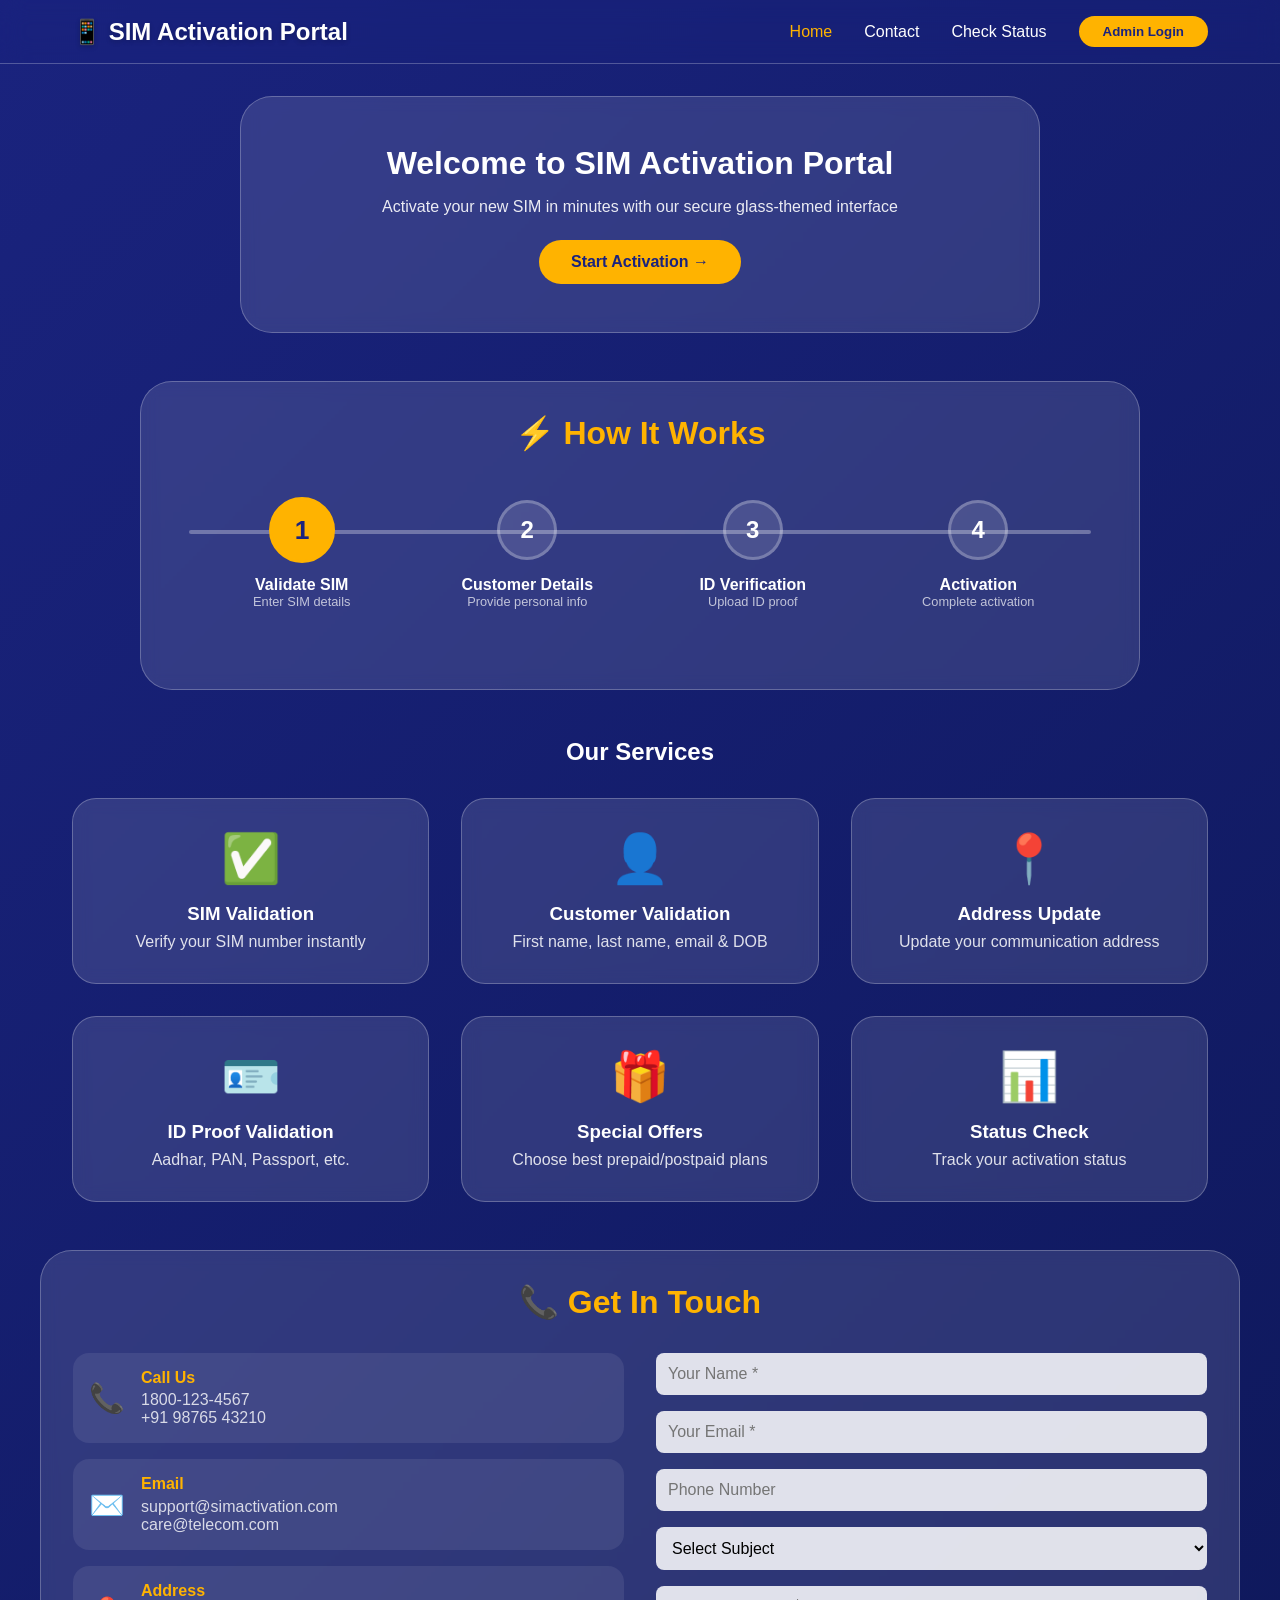
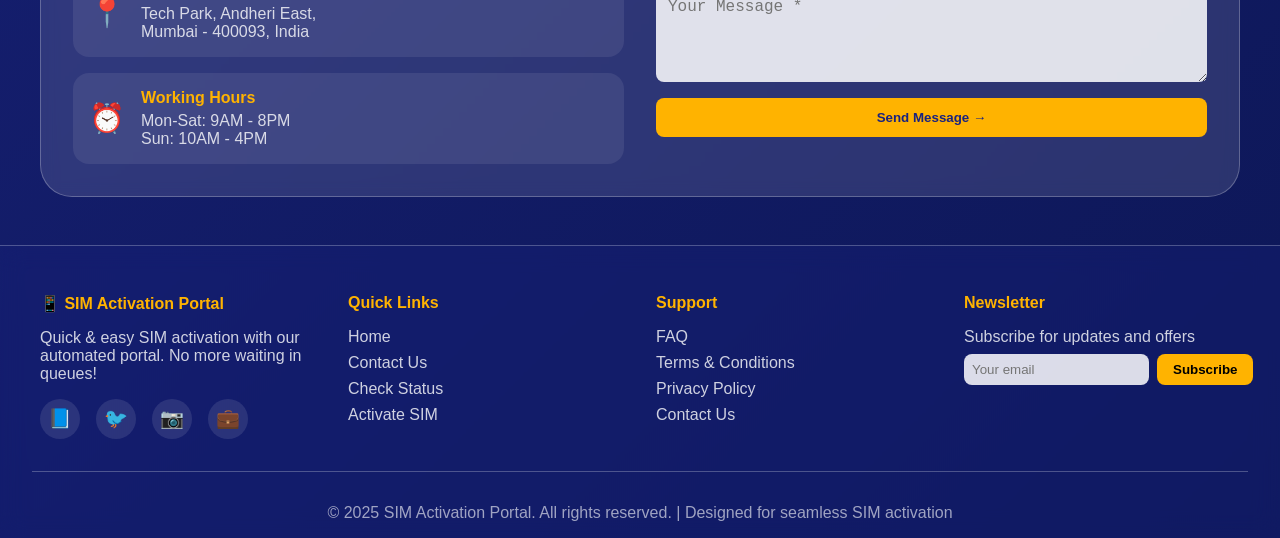
<file: simportal/src/main/resources/static/index.html>
<!DOCTYPE html>
<html lang="en">
<head>
    <meta charset="UTF-8">
    <meta name="viewport" content="width=device-width, initial-scale=1.0">
    <title>SIM Activation Portal | Glass Theme</title>
    <style>
        * {
            margin: 0;
            padding: 0;
            box-sizing: border-box;
        }

        :root {
            --primary: #1a237e;
            --action: #ffb300;
            --support: #0288d1;
            --surface: #f8f9fb;
            --glass-bg: rgba(26, 35, 126, 0.3);
            --glass-card: rgba(255, 255, 255, 0.12);
            --glass-border: rgba(255, 255, 255, 0.25);
            --glass-blur: blur(12px);
            --white: #ffffff;
            --gray-dark: #333;
        }

        body {
            font-family: "Segoe UI", Tahoma, Geneva, Verdana, sans-serif;
            background: linear-gradient(135deg, var(--primary) 0%, #0d1757 100%);
            min-height: 100vh;
        }

        /* Glass navigation */
        .navbar {
            background: var(--glass-bg);
            backdrop-filter: var(--glass-blur);
            border-bottom: 1px solid var(--glass-border);
            position: sticky;
            top: 0;
            z-index: 1000;
        }

        .nav-container {
            max-width: 1200px;
            margin: 0 auto;
            padding: 1rem 2rem;
            display: flex;
            justify-content: space-between;
            align-items: center;
        }

        .logo {
            display: flex;
            align-items: center;
            gap: 0.5rem;
            font-size: 1.5rem;
            font-weight: 700;
            color: var(--white);
            text-shadow: 0 2px 5px rgba(0, 0, 0, 0.2);
        }

        .nav-links {
            display: flex;
            gap: 2rem;
            align-items: center;
        }

        .nav-links a {
            text-decoration: none;
            color: var(--white);
            font-weight: 500;
            transition: 0.3s;
        }

        .nav-links a:hover,
        .nav-links a.active {
            color: var(--action);
        }

        .admin-login-btn {
            background: var(--action);
            color: var(--primary);
            border: none;
            padding: 0.5rem 1.5rem;
            border-radius: 25px;
            font-weight: 600;
            cursor: pointer;
            transition: 0.3s;
        }

        .admin-login-btn:hover {
            background: #ff8f00;
            transform: scale(1.05);
        }

        /* Hero section */
        .hero {
            background: var(--glass-card);
            backdrop-filter: blur(8px);
            border: 1px solid var(--glass-border);
            border-radius: 2rem;
            margin: 2rem auto;
            max-width: 800px;
            padding: 3rem 2rem;
            text-align: center;
        }

        .hero h1 {
            color: var(--white);
            font-size: 2rem;
            margin-bottom: 1rem;
        }

        .hero p {
            color: rgba(255, 255, 255, 0.9);
            margin-bottom: 1.5rem;
        }

        .btn-start {
            background: var(--action);
            color: var(--primary);
            padding: 0.8rem 2rem;
            border-radius: 40px;
            text-decoration: none;
            font-weight: 600;
            display: inline-block;
            transition: 0.3s;
        }

        .btn-start:hover {
            background: #ff8f00;
            transform: translateY(-2px);
        }

        /* How It Works - Attractive Progress Bar */
        .how-it-works {
            max-width: 1000px;
            margin: 3rem auto;
            padding: 2rem;
            background: var(--glass-card);
            backdrop-filter: blur(8px);
            border-radius: 2rem;
            border: 1px solid var(--glass-border);
        }

        .section-title {
            text-align: center;
            font-size: 2rem;
            margin-bottom: 2rem;
            color: var(--action);
        }

        .progress-container {
            padding: 1rem;
        }

        .progress-steps {
            display: flex;
            justify-content: space-between;
            position: relative;
            margin-bottom: 2rem;
        }

        .progress-steps::before {
            content: '';
            position: absolute;
            top: 30px;
            left: 0;
            right: 0;
            height: 4px;
            background: rgba(255, 255, 255, 0.3);
            z-index: 1;
            border-radius: 4px;
        }

        .step {
            position: relative;
            z-index: 2;
            text-align: center;
            flex: 1;
        }

        .step-circle {
            width: 60px;
            height: 60px;
            background: var(--glass-card);
            border: 3px solid var(--glass-border);
            border-radius: 50%;
            display: flex;
            align-items: center;
            justify-content: center;
            margin: 0 auto 1rem;
            font-size: 1.5rem;
            font-weight: bold;
            color: var(--white);
            transition: 0.3s;
        }

        .step:nth-child(1) .step-circle {
            border-color: var(--action);
            background: var(--action);
            color: var(--primary);
            transform: scale(1.1);
        }

        .step-title {
            font-weight: 600;
            color: var(--white);
        }

        .step-desc {
            font-size: 0.8rem;
            color: rgba(255, 255, 255, 0.7);
        }

        /* Features grid */
        .features {
            max-width: 1200px;
            margin: 2rem auto;
            padding: 0 2rem;
        }

        .features h2 {
            text-align: center;
            color: var(--white);
            margin-bottom: 2rem;
        }

        .feature-grid {
            display: grid;
            grid-template-columns: repeat(auto-fit, minmax(280px, 1fr));
            gap: 2rem;
        }

        .feature-card {
            background: var(--glass-card);
            backdrop-filter: blur(8px);
            border: 1px solid var(--glass-border);
            border-radius: 1.5rem;
            padding: 2rem;
            text-align: center;
            cursor: pointer;
            transition: 0.3s;
        }

        .feature-card:hover {
            transform: translateY(-5px);
            background: rgba(255, 255, 255, 0.2);
        }

        .feature-icon {
            font-size: 3rem;
        }

        .feature-card h3 {
            color: var(--white);
            margin: 1rem 0 0.5rem;
        }

        .feature-card p {
            color: rgba(255, 255, 255, 0.85);
        }

        /* Contact Section */
        .contact-section {
            max-width: 1200px;
            margin: 3rem auto;
            padding: 2rem;
            background: var(--glass-card);
            backdrop-filter: blur(8px);
            border-radius: 2rem;
            border: 1px solid var(--glass-border);
        }

        .contact-grid {
            display: grid;
            grid-template-columns: repeat(auto-fit, minmax(300px, 1fr));
            gap: 2rem;
            margin-top: 1rem;
        }

        .contact-info {
            display: flex;
            flex-direction: column;
            gap: 1rem;
        }

        .contact-item {
            display: flex;
            align-items: center;
            gap: 1rem;
            padding: 1rem;
            background: rgba(255, 255, 255, 0.08);
            border-radius: 1rem;
        }

        .contact-icon {
            font-size: 1.8rem;
        }

        .contact-text h4 {
            color: var(--action);
            margin-bottom: 0.3rem;
        }

        .contact-text p {
            color: rgba(255, 255, 255, 0.8);
        }

        .contact-form {
            display: flex;
            flex-direction: column;
            gap: 1rem;
        }

        .contact-form input,
        .contact-form textarea,
        .contact-form select {
            width: 100%;
            padding: 0.75rem;
            background: rgba(255, 255, 255, 0.85);
            border: none;
            border-radius: 8px;
            font-size: 1rem;
        }

        .contact-form textarea {
            resize: vertical;
        }

        .btn-submit {
            background: var(--action);
            color: var(--primary);
            padding: 0.75rem;
            border: none;
            border-radius: 8px;
            font-weight: 600;
            cursor: pointer;
            transition: 0.3s;
        }

        .btn-submit:hover {
            background: #ff8f00;
            transform: translateY(-2px);
        }

        /* Glass modal */
        .modal {
            display: none;
            position: fixed;
            z-index: 2000;
            left: 0;
            top: 0;
            width: 100%;
            height: 100%;
            background: rgba(0, 0, 0, 0.5);
            backdrop-filter: blur(5px);
        }

        .modal-content {
            background: var(--glass-card);
            backdrop-filter: var(--glass-blur);
            border: 1px solid var(--glass-border);
            border-radius: 1rem;
            max-width: 400px;
            margin: 10% auto;
            animation: slideDown 0.3s;
        }

        .modal-header {
            background: var(--primary);
            color: white;
            padding: 1rem 1.5rem;
            border-radius: 1rem 1rem 0 0;
            display: flex;
            justify-content: space-between;
        }

        .close {
            font-size: 1.5rem;
            cursor: pointer;
        }

        .modal .form-group {
            padding: 1rem 1.5rem;
        }

        .modal .form-group label {
            display: block;
            color: var(--white);
            margin-bottom: 0.5rem;
        }

        .modal .form-group input {
            width: 100%;
            padding: 0.75rem;
            background: rgba(255, 255, 255, 0.85);
            border: 1px solid var(--glass-border);
            border-radius: 8px;
        }

        .btn-login {
            width: calc(100% - 3rem);
            margin: 0 1.5rem 1.5rem;
            background: var(--action);
            color: var(--primary);
            padding: 0.75rem;
            border: none;
            border-radius: 8px;
            font-weight: 600;
            cursor: pointer;
        }

        /* Enhanced Footer */
        .footer {
            background: var(--glass-bg);
            backdrop-filter: blur(12px);
            border-top: 1px solid var(--glass-border);
            margin-top: 3rem;
            padding: 3rem 2rem 1rem;
        }

        .footer-container {
            max-width: 1200px;
            margin: 0 auto;
            display: grid;
            grid-template-columns: repeat(auto-fit, minmax(250px, 1fr));
            gap: 2rem;
        }

        .footer-section h4 {
            color: var(--action);
            margin-bottom: 1rem;
        }

        .footer-section p,
        .footer-section a {
            color: rgba(255, 255, 255, 0.8);
            text-decoration: none;
            display: block;
            margin: 0.5rem 0;
            transition: 0.3s;
        }

        .footer-section a:hover {
            color: var(--action);
        }

        .social-links {
            display: flex;
            gap: 1rem;
            margin-top: 1rem;
        }

        .social-icon {
            width: 40px;
            height: 40px;
            background: rgba(255, 255, 255, 0.1);
            border-radius: 50%;
            display: flex;
            align-items: center;
            justify-content: center;
            font-size: 1.2rem;
            transition: 0.3s;
            cursor: pointer;
        }

        .social-icon:hover {
            background: var(--action);
            color: var(--primary);
        }

        .footer-bottom {
            text-align: center;
            padding-top: 2rem;
            margin-top: 2rem;
            border-top: 1px solid var(--glass-border);
            color: rgba(255, 255, 255, 0.6);
        }

        @keyframes slideDown {
            from {
                transform: translateY(-50px);
                opacity: 0;
            }
            to {
                transform: translateY(0);
                opacity: 1;
            }
        }

        @media (max-width: 768px) {
            .nav-container {
                flex-direction: column;
                gap: 1rem;
            }
            .hero {
                margin: 1rem;
                padding: 2rem 1rem;
            }
            .feature-grid {
                grid-template-columns: 1fr;
            }
            .progress-steps {
                flex-direction: column;
                gap: 1.5rem;
            }
            .progress-steps::before {
                display: none;
            }
            .footer-container {
                grid-template-columns: 1fr;
                text-align: center;
            }
            .social-links {
                justify-content: center;
            }
            .contact-grid {
                grid-template-columns: 1fr;
            }
        }
    </style>
</head>
<body>
    <nav class="navbar">
        <div class="nav-container">
            <div class="logo">📱 SIM Activation Portal</div>
            <div class="nav-links">
                <a href="/" class="active">Home</a>
                <a href="#contact">Contact</a>
                <a href="/user/status.html">Check Status</a>
                <button class="admin-login-btn" id="adminLoginBtn">Admin Login</button>
            </div>
        </div>
    </nav>

    <div class="hero">
        <h1>Welcome to SIM Activation Portal</h1>
        <p>Activate your new SIM in minutes with our secure glass‑themed interface</p>
        <a href="/user/sim-validation.html" class="btn-start">Start Activation →</a>
    </div>

    <!-- Attractive Progress Bar -->
    <div class="how-it-works">
        <h2 class="section-title">⚡ How It Works</h2>
        <div class="progress-container">
            <div class="progress-steps">
                <div class="step">
                    <div class="step-circle">1</div>
                    <div class="step-title">Validate SIM</div>
                    <div class="step-desc">Enter SIM details</div>
                </div>
                <div class="step">
                    <div class="step-circle">2</div>
                    <div class="step-title">Customer Details</div>
                    <div class="step-desc">Provide personal info</div>
                </div>
                <div class="step">
                    <div class="step-circle">3</div>
                    <div class="step-title">ID Verification</div>
                    <div class="step-desc">Upload ID proof</div>
                </div>
                <div class="step">
                    <div class="step-circle">4</div>
                    <div class="step-title">Activation</div>
                    <div class="step-desc">Complete activation</div>
                </div>
            </div>
        </div>
    </div>

    <div class="features">
        <h2>Our Services</h2>
        <div class="feature-grid">
            <div class="feature-card" onclick="location.href = '/user/sim-validation.html'">
                <div class="feature-icon">✅</div>
                <h3>SIM Validation</h3>
                <p>Verify your SIM number instantly</p>
            </div>
            <div class="feature-card" onclick="location.href = '/user/customer-validation.html'">
                <div class="feature-icon">👤</div>
                <h3>Customer Validation</h3>
                <p>First name, last name, email & DOB</p>
            </div>
            <div class="feature-card" onclick="location.href = '/user/address.html'">
                <div class="feature-icon">📍</div>
                <h3>Address Update</h3>
                <p>Update your communication address</p>
            </div>
            <div class="feature-card" onclick="location.href = '/user/id-proof.html'">
                <div class="feature-icon">🪪</div>
                <h3>ID Proof Validation</h3>
                <p>Aadhar, PAN, Passport, etc.</p>
            </div>
            <div class="feature-card" onclick="location.href = '/user/offers.html'">
                <div class="feature-icon">🎁</div>
                <h3>Special Offers</h3>
                <p>Choose best prepaid/postpaid plans</p>
            </div>
            <div class="feature-card" onclick="location.href = '/user/status.html'">
                <div class="feature-icon">📊</div>
                <h3>Status Check</h3>
                <p>Track your activation status</p>
            </div>
        </div>
    </div>

    <!-- Contact Section -->
    <div class="contact-section" id="contact">
        <h2 class="section-title">📞 Get In Touch</h2>
        <div class="contact-grid">
            <div class="contact-info">
                <div class="contact-item">
                    <div class="contact-icon">📞</div>
                    <div class="contact-text">
                        <h4>Call Us</h4>
                        <p>1800-123-4567</p>
                        <p>+91 98765 43210</p>
                    </div>
                </div>
                <div class="contact-item">
                    <div class="contact-icon">✉️</div>
                    <div class="contact-text">
                        <h4>Email</h4>
                        <p>support@simactivation.com</p>
                        <p>care@telecom.com</p>
                    </div>
                </div>
                <div class="contact-item">
                    <div class="contact-icon">📍</div>
                    <div class="contact-text">
                        <h4>Address</h4>
                        <p>Tech Park, Andheri East,</p>
                        <p>Mumbai - 400093, India</p>
                    </div>
                </div>
                <div class="contact-item">
                    <div class="contact-icon">⏰</div>
                    <div class="contact-text">
                        <h4>Working Hours</h4>
                        <p>Mon-Sat: 9AM - 8PM</p>
                        <p>Sun: 10AM - 4PM</p>
                    </div>
                </div>
            </div>
            <div class="contact-form">
                <input type="text" id="contactName" placeholder="Your Name *">
                <input type="email" id="contactEmail" placeholder="Your Email *">
                <input type="tel" id="contactPhone" placeholder="Phone Number">
                <select id="contactSubject">
                    <option value="">Select Subject</option>
                    <option value="SIM Activation">SIM Activation Issue</option>
                    <option value="Technical Support">Technical Support</option>
                    <option value="Billing">Billing Inquiry</option>
                    <option value="Feedback">Feedback</option>
                </select>
                <textarea id="contactMessage" rows="4" placeholder="Your Message *"></textarea>
                <button class="btn-submit" onclick="sendMessage()">Send Message →</button>
            </div>
        </div>
    </div>

    <!-- Enhanced Footer -->
    <div class="footer">
        <div class="footer-container">
            <div class="footer-section">
                <h4>📱 SIM Activation Portal</h4>
                <p>Quick & easy SIM activation with our automated portal. No more waiting in queues!</p>
                <div class="social-links">
                    <div class="social-icon" onclick="alert('Facebook page coming soon!')">📘</div>
                    <div class="social-icon" onclick="alert('Twitter page coming soon!')">🐦</div>
                    <div class="social-icon" onclick="alert('Instagram page coming soon!')">📷</div>
                    <div class="social-icon" onclick="alert('LinkedIn page coming soon!')">💼</div>
                </div>
            </div>
            <div class="footer-section">
                <h4>Quick Links</h4>
                <a href="/">Home</a>
                <a href="#contact">Contact Us</a>
                <a href="/user/status.html">Check Status</a>
                <a href="/user/sim-validation.html">Activate SIM</a>
            </div>
            <div class="footer-section">
                <h4>Support</h4>
                <a href="#" onclick="alert('FAQ page coming soon!')">FAQ</a>
                <a href="#" onclick="alert('Terms page coming soon!')">Terms & Conditions</a>
                <a href="#" onclick="alert('Privacy policy coming soon!')">Privacy Policy</a>
                <a href="#contact">Contact Us</a>
            </div>
            <div class="footer-section">
                <h4>Newsletter</h4>
                <p>Subscribe for updates and offers</p>
                <div style="display: flex; gap: 0.5rem; margin-top: 0.5rem;">
                    <input type="email" id="newsletterEmail" placeholder="Your email" style="padding: 0.5rem; border-radius: 8px; border: none; flex: 1; background: rgba(255,255,255,0.85);">
                    <button onclick="subscribeNewsletter()" style="background: var(--action); border: none; padding: 0.5rem 1rem; border-radius: 8px; cursor: pointer; font-weight: 600;">Subscribe</button>
                </div>
            </div>
        </div>
        <div class="footer-bottom">
            <p>&copy; 2025 SIM Activation Portal. All rights reserved. | Designed for seamless SIM activation</p>
        </div>
    </div>

    <!-- Admin Login Modal -->
    <div id="adminModal" class="modal">
        <div class="modal-content">
            <div class="modal-header">
                <h2>Admin Login</h2>
                <span class="close" onclick="closeModal()">&times;</span>
            </div>
            <form id="adminLoginForm">
                <div class="form-group">
                    <label>Username</label>
                    <input type="text" id="adminUsername" required>
                </div>
                <div class="form-group">
                    <label>Password</label>
                    <input type="password" id="adminPassword" required>
                </div>
                <button type="submit" class="btn-login">Login</button>
                <div id="loginError" style="color: #ff9800; text-align: center; margin-bottom: 1rem"></div>
            </form>
        </div>
    </div>

    <script>
        const API_BASE_URL = "http://localhost:8080/api";
        const modal = document.getElementById("adminModal");
        document.getElementById("adminLoginBtn").onclick = () => modal.style.display = "block";
        window.onclick = (e) => { if (e.target == modal) modal.style.display = "none"; };
        function closeModal() { modal.style.display = "none"; }

        document.getElementById("adminLoginForm").addEventListener("submit", async (e) => {
            e.preventDefault();
            const username = document.getElementById("adminUsername").value;
            const password = document.getElementById("adminPassword").value;
            try {
                const res = await fetch(`${API_BASE_URL}/admin/login`, {
                    method: "POST",
                    headers: { "Content-Type": "application/json" },
                    body: JSON.stringify({ username, password }),
                });
                const data = await res.json();
                if (data.success) {
                    sessionStorage.setItem("adminLoggedIn", "true");
                    window.location.href = "/admin/admin-dashboard.html";
                } else {
                    document.getElementById("loginError").innerText = "Invalid credentials";
                }
            } catch (err) {
                document.getElementById("loginError").innerText = "Login failed";
            }
        });

        function sendMessage() {
            const name = document.getElementById("contactName").value;
            const email = document.getElementById("contactEmail").value;
            const message = document.getElementById("contactMessage").value;
            if (!name || !email || !message) {
                alert("Please fill all required fields");
                return;
            }
            alert("Thank you for your message! Our team will get back to you within 24 hours.");
            document.getElementById("contactName").value = "";
            document.getElementById("contactEmail").value = "";
            document.getElementById("contactPhone").value = "";
            document.getElementById("contactSubject").value = "";
            document.getElementById("contactMessage").value = "";
        }

        function subscribeNewsletter() {
            const email = document.getElementById("newsletterEmail").value;
            if (!email) {
                alert("Please enter your email address");
                return;
            }
            alert("Thank you for subscribing! You'll receive updates and offers.");
            document.getElementById("newsletterEmail").value = "";
        }
    </script>
</body>
</html>
</file>
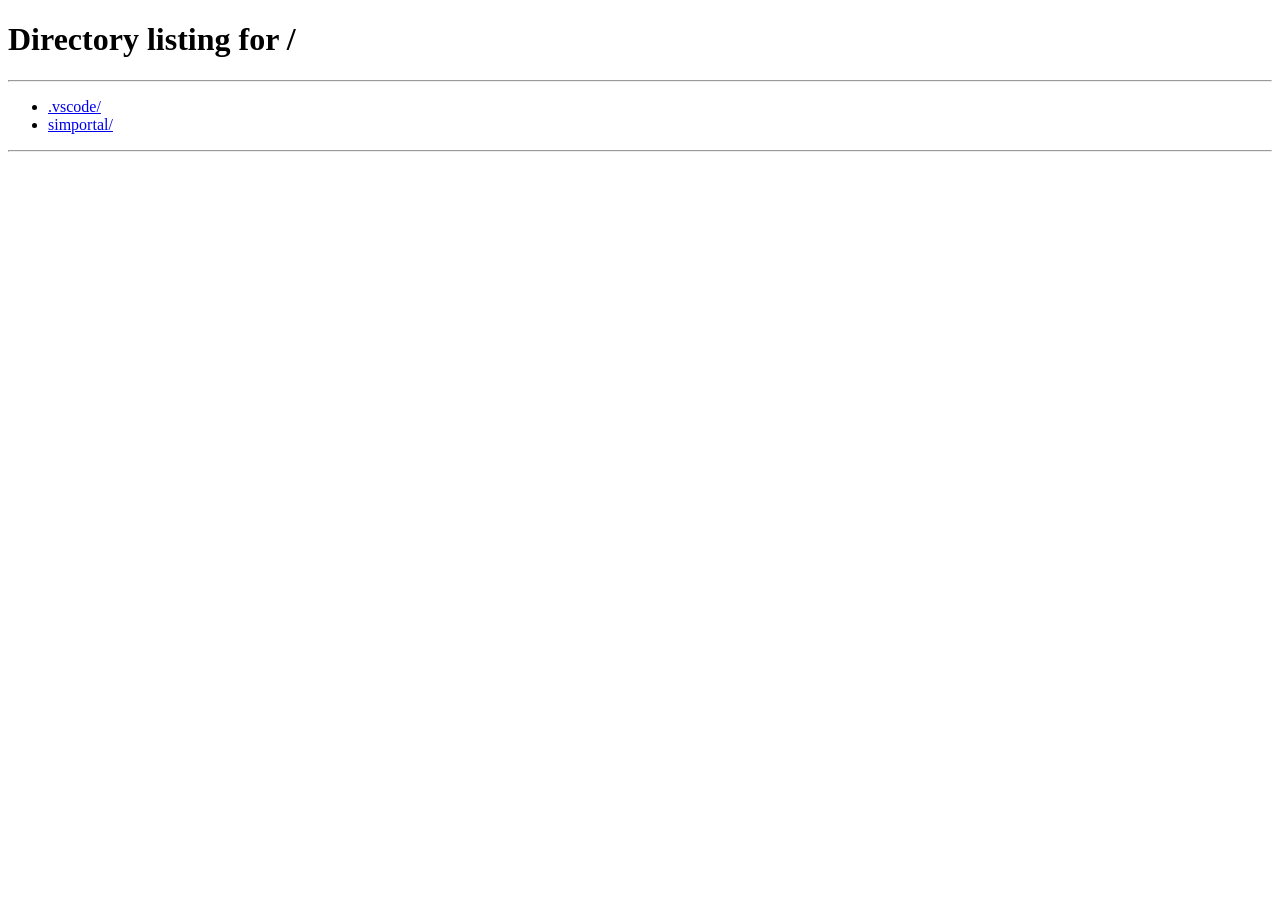
<file: simportal/src/main/resources/static/admin/add-offer.html>
<!doctype html>
<html lang="en">
  <head>
    <meta charset="UTF-8" />
    <meta name="viewport" content="width=device-width, initial-scale=1.0" />
    <title>Add Offer | Glass Theme</title>
    <style>
      * {
        margin: 0;
        padding: 0;
        box-sizing: border-box;
      }
      :root {
        --primary: #1a237e;
        --action: #ffb300;
        --support: #0288d1;
        --glass-card: rgba(255, 255, 255, 0.12);
        --glass-border: rgba(255, 255, 255, 0.25);
        --glass-blur: blur(12px);
        --white: #fff;
      }
      body {
        font-family: "Segoe UI", sans-serif;
        background: linear-gradient(135deg, var(--primary) 0%, #0d1757 100%);
        min-height: 100vh;
      }
      .navbar {
        background: rgba(26, 35, 126, 0.3);
        backdrop-filter: var(--glass-blur);
        border-bottom: 1px solid var(--glass-border);
        position: sticky;
        top: 0;
        z-index: 1000;
      }
      .nav-container {
        max-width: 1400px;
        margin: 0 auto;
        padding: 1rem 2rem;
        display: flex;
        justify-content: space-between;
        align-items: center;
      }
      .logo {
        font-size: 1.5rem;
        font-weight: 700;
        color: var(--white);
      }
      .nav-links {
        display: flex;
        gap: 2rem;
        align-items: center;
        color: var(--white);
      }
      .admin-login-btn {
        background: var(--action);
        color: var(--primary);
        border: none;
        padding: 0.5rem 1.5rem;
        border-radius: 25px;
        font-weight: 600;
        cursor: pointer;
      }
      .admin-container {
        display: flex;
        gap: 1rem;
        max-width: 1400px;
        margin: 1rem auto;
        padding: 0 1rem;
      }
      .admin-sidebar {
        width: 250px;
        background: rgba(26, 35, 126, 0.3);
        backdrop-filter: var(--glass-blur);
        border-radius: 1rem;
        padding: 1.5rem 0;
      }
      .admin-sidebar a {
        display: block;
        padding: 0.8rem 1.5rem;
        color: var(--white);
        text-decoration: none;
      }
      .admin-sidebar a:hover {
        background: var(--action);
        color: var(--primary);
      }
      .admin-content {
        flex: 1;
        background: var(--glass-card);
        backdrop-filter: var(--glass-blur);
        border-radius: 1rem;
        padding: 1.5rem;
      }
      .admin-content h1 {
        color: var(--white);
        margin-bottom: 1rem;
      }
      .form-container {
        background: rgba(255, 255, 255, 0.1);
        border-radius: 1rem;
        padding: 1.5rem;
        max-width: 600px;
      }
      .form-group {
        margin-bottom: 1rem;
      }
      .form-group label {
        display: block;
        color: var(--white);
        margin-bottom: 0.5rem;
      }
      .form-group input,
      .form-group textarea {
        width: 100%;
        padding: 0.75rem;
        background: rgba(255, 255, 255, 0.85);
        border: 1px solid var(--glass-border);
        border-radius: 8px;
      }
      .btn-submit {
        background: var(--action);
        color: var(--primary);
        padding: 0.75rem;
        border: none;
        border-radius: 8px;
        font-weight: 600;
        width: 100%;
        cursor: pointer;
        margin-top: 1rem;
      }
      @media (max-width: 768px) {
        .nav-container {
          flex-direction: column;
          gap: 1rem;
        }
        .admin-container {
          flex-direction: column;
        }
        .admin-sidebar {
          width: 100%;
        }
      }
    </style>
  </head>
  <body>
    <nav class="navbar">
      <div class="nav-container">
        <div class="logo">📱 Admin Portal</div>
        <div class="nav-links">
          <span>Admin</span
          ><button id="logoutBtn" class="admin-login-btn">Logout</button>
        </div>
      </div>
    </nav>
    <div class="admin-container">
      <div class="admin-sidebar">
        <a href="/admin/admin-dashboard.html">📊 Dashboard</a
        ><a href="/admin/manage-users.html">👥 Manage Users</a
        ><a href="/admin/manage-offers.html" class="active">🎁 Manage Offers</a>
      </div>
      <div class="admin-content">
        <h1>Add New Offer</h1>
        <div class="form-container">
          <form id="offerForm">
            <div class="form-group">
              <label>Offer Name</label
              ><input type="text" id="offerName" required />
            </div>
            <div class="form-group">
              <label>Description</label
              ><textarea id="offerDesc" rows="3"></textarea>
            </div>
            <div class="form-group">
              <label>Price (₹)</label
              ><input type="number" id="offerPrice" required step="0.01" />
            </div>
            <div class="form-group">
              <label>Data Allowance</label
              ><input type="text" id="offerData" placeholder="e.g., 2GB/day" />
            </div>
            <div class="form-group">
              <label>Validity (Days)</label
              ><input type="number" id="offerValidity" required />
            </div>
            <button type="submit" class="btn-submit">Create Offer</button>
          </form>
        </div>
      </div>
    </div>
    <script>
      const API_BASE_URL = "http://localhost:8080/api";
      if (!sessionStorage.getItem("adminLoggedIn")) window.location.href = "/";
      document.getElementById("logoutBtn").onclick = () => {
        if (confirm("Logout?")) {
          sessionStorage.removeItem("adminLoggedIn");
          window.location.href = "/";
        }
      };
      document.getElementById("offerForm").onsubmit = async (e) => {
        e.preventDefault();
        let data = {
          name: document.getElementById("offerName").value,
          description: document.getElementById("offerDesc").value,
          price: parseFloat(document.getElementById("offerPrice").value),
          dataAmount: document.getElementById("offerData").value,
          validityDays: parseInt(
            document.getElementById("offerValidity").value,
          ),
          active: true,
        };
        let res = await fetch(`${API_BASE_URL}/offers`, {
          method: "POST",
          headers: { "Content-Type": "application/json" },
          body: JSON.stringify(data),
        });
        if (res.ok) {
          alert("Offer created");
          window.location.href = "/admin/manage-offers.html";
        } else alert("Error");
      };
    </script>
  </body>
</html>
</file>
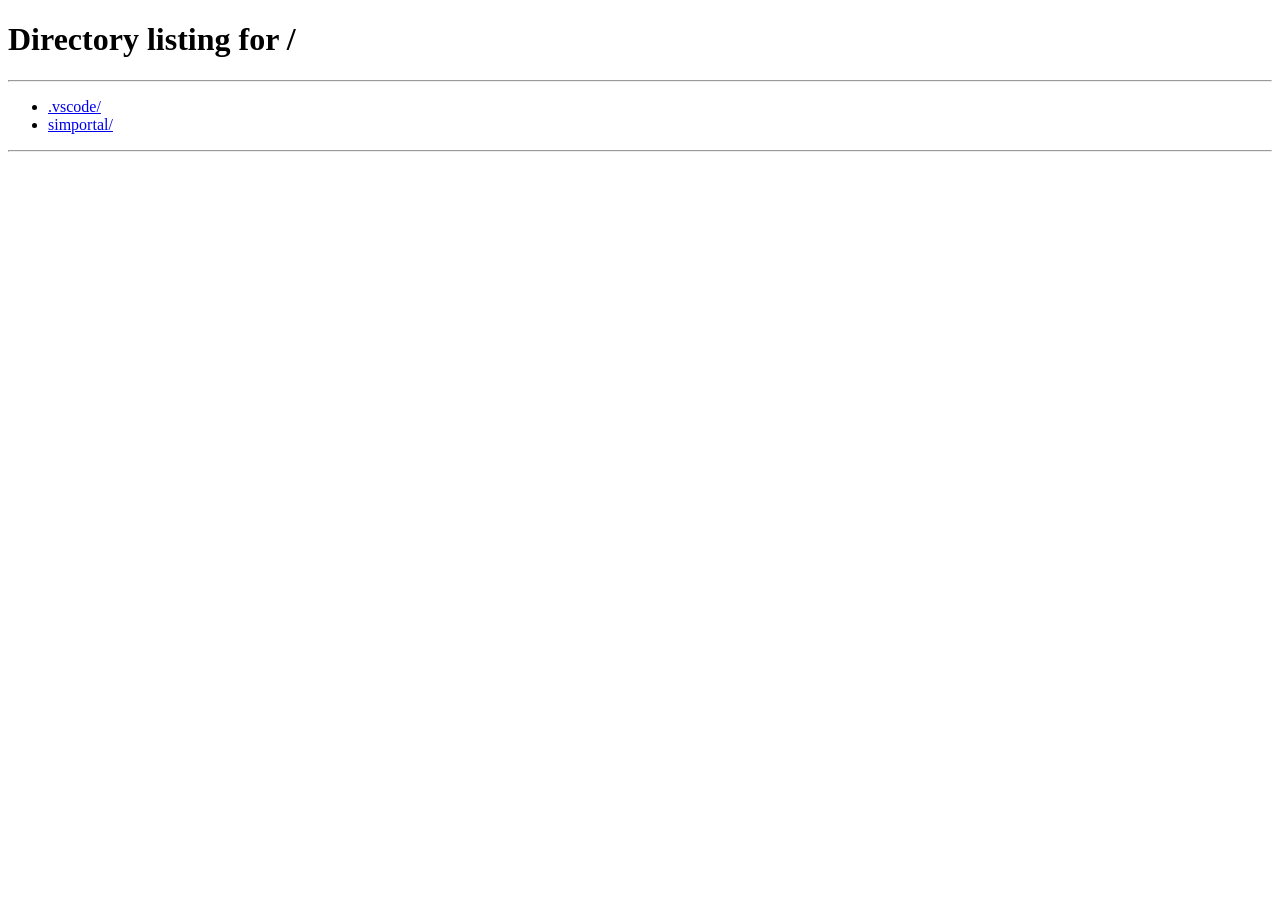
<file: simportal/src/main/resources/static/admin/add-user.html>
<!doctype html>
<html lang="en">
  <head>
    <meta charset="UTF-8" />
    <meta name="viewport" content="width=device-width, initial-scale=1.0" />
    <title>Add User | Glass Theme</title>
    <style>
      * {
        margin: 0;
        padding: 0;
        box-sizing: border-box;
      }
      :root {
        --primary: #1a237e;
        --action: #ffb300;
        --support: #0288d1;
        --glass-card: rgba(255, 255, 255, 0.12);
        --glass-border: rgba(255, 255, 255, 0.25);
        --glass-blur: blur(12px);
        --white: #fff;
      }
      body {
        font-family: "Segoe UI", sans-serif;
        background: linear-gradient(135deg, var(--primary) 0%, #0d1757 100%);
        min-height: 100vh;
      }
      .navbar {
        background: rgba(26, 35, 126, 0.3);
        backdrop-filter: var(--glass-blur);
        border-bottom: 1px solid var(--glass-border);
        position: sticky;
        top: 0;
        z-index: 1000;
      }
      .nav-container {
        max-width: 1400px;
        margin: 0 auto;
        padding: 1rem 2rem;
        display: flex;
        justify-content: space-between;
        align-items: center;
      }
      .logo {
        font-size: 1.5rem;
        font-weight: 700;
        color: var(--white);
      }
      .nav-links {
        display: flex;
        gap: 2rem;
        align-items: center;
        color: var(--white);
      }
      .admin-login-btn {
        background: var(--action);
        color: var(--primary);
        border: none;
        padding: 0.5rem 1.5rem;
        border-radius: 25px;
        font-weight: 600;
        cursor: pointer;
      }
      .admin-container {
        display: flex;
        gap: 1rem;
        max-width: 1400px;
        margin: 1rem auto;
        padding: 0 1rem;
      }
      .admin-sidebar {
        width: 250px;
        background: rgba(26, 35, 126, 0.3);
        backdrop-filter: var(--glass-blur);
        border-radius: 1rem;
        padding: 1.5rem 0;
      }
      .admin-sidebar a {
        display: block;
        padding: 0.8rem 1.5rem;
        color: var(--white);
        text-decoration: none;
      }
      .admin-sidebar a:hover {
        background: var(--action);
        color: var(--primary);
      }
      .admin-content {
        flex: 1;
        background: var(--glass-card);
        backdrop-filter: var(--glass-blur);
        border-radius: 1rem;
        padding: 1.5rem;
      }
      .admin-content h1 {
        color: var(--white);
        margin-bottom: 1rem;
      }
      .form-container {
        background: rgba(255, 255, 255, 0.1);
        border-radius: 1rem;
        padding: 1.5rem;
      }
      .form-group {
        margin-bottom: 1rem;
      }
      .form-group label {
        display: block;
        color: var(--white);
        margin-bottom: 0.5rem;
      }
      .form-group input,
      .form-group select {
        width: 100%;
        padding: 0.75rem;
        background: rgba(255, 255, 255, 0.85);
        border: 1px solid var(--glass-border);
        border-radius: 8px;
      }
      .form-row {
        display: grid;
        grid-template-columns: 1fr 1fr;
        gap: 1rem;
      }
      .btn-submit {
        background: var(--action);
        color: var(--primary);
        padding: 0.75rem;
        border: none;
        border-radius: 8px;
        font-weight: 600;
        width: 100%;
        cursor: pointer;
        margin-top: 1rem;
      }
      @media (max-width: 768px) {
        .nav-container {
          flex-direction: column;
          gap: 1rem;
        }
        .admin-container {
          flex-direction: column;
        }
        .admin-sidebar {
          width: 100%;
        }
        .form-row {
          grid-template-columns: 1fr;
        }
      }
    </style>
  </head>
  <body>
    <nav class="navbar">
      <div class="nav-container">
        <div class="logo">📱 Admin Portal</div>
        <div class="nav-links">
          <span>Admin</span
          ><button id="logoutBtn" class="admin-login-btn">Logout</button>
        </div>
      </div>
    </nav>
    <div class="admin-container">
      <div class="admin-sidebar">
        <a href="/admin/admin-dashboard.html">📊 Dashboard</a
        ><a href="/admin/manage-users.html" class="active">👥 Manage Users</a
        ><a href="/admin/manage-offers.html">🎁 Manage Offers</a>
      </div>
      <div class="admin-content">
        <h1>Add New User</h1>
        <div class="form-container">
          <form id="userForm">
            <h3 style="color: white">Personal Info</h3>
            <div class="form-row">
              <div class="form-group">
                <label>First Name</label
                ><input type="text" id="firstName" required />
              </div>
              <div class="form-group">
                <label>Last Name</label
                ><input type="text" id="lastName" required />
              </div>
            </div>
            <div class="form-row">
              <div class="form-group">
                <label>Email</label><input type="email" id="email" required />
              </div>
              <div class="form-group">
                <label>Phone</label><input type="tel" id="phone" required />
              </div>
            </div>
            <div class="form-group">
              <label>DOB</label><input type="date" id="dob" />
            </div>
            <h3 style="color: white">SIM & Offer</h3>
            <div class="form-group">
              <label>SIM Number</label><input type="text" id="simNumber" />
            </div>
            <div class="form-group">
              <label>Offer</label
              ><select id="offerId">
                <option value="">None</option>
              </select>
            </div>
            <h3 style="color: white">Address</h3>
            <div class="form-group">
              <label>Street</label><input type="text" id="street" />
            </div>
            <div class="form-row">
              <div class="form-group">
                <label>City</label><input type="text" id="city" />
              </div>
              <div class="form-group">
                <label>State</label><input type="text" id="state" />
              </div>
            </div>
            <div class="form-row">
              <div class="form-group">
                <label>Pincode</label><input type="text" id="pincode" />
              </div>
              <div class="form-group">
                <label>Landmark</label><input type="text" id="landmark" />
              </div>
            </div>
            <h3 style="color: white">ID Proof</h3>
            <div class="form-row">
              <div class="form-group">
                <label>ID Type</label
                ><select id="idType">
                  <option>AADHAR</option>
                  <option>PAN</option>
                  <option>PASSPORT</option>
                </select>
              </div>
              <div class="form-group">
                <label>ID Number</label><input type="text" id="idNumber" />
              </div>
            </div>
            <button type="submit" class="btn-submit">Create User</button>
          </form>
        </div>
      </div>
    </div>
    <script>
      const API_BASE_URL = "http://localhost:8080/api";
      if (!sessionStorage.getItem("adminLoggedIn")) window.location.href = "/";
      document.getElementById("logoutBtn").onclick = () => {
        if (confirm("Logout?")) {
          sessionStorage.removeItem("adminLoggedIn");
          window.location.href = "/";
        }
      };
      async function loadOffers() {
        let res = await fetch(`${API_BASE_URL}/offers`);
        let offers = await res.json();
        let select = document.getElementById("offerId");
        offers.forEach(
          (o) =>
            (select.innerHTML += `<option value="${o.id}">${o.name} - ₹${o.price}</option>`),
        );
      }
      document.getElementById("userForm").onsubmit = async (e) => {
        e.preventDefault();
        let data = {
          firstName: document.getElementById("firstName").value,
          lastName: document.getElementById("lastName").value,
          email: document.getElementById("email").value,
          phone: document.getElementById("phone").value,
          dob: document.getElementById("dob").value || null,
          simNumber: document.getElementById("simNumber").value || null,
          offerId: document.getElementById("offerId").value
            ? parseInt(document.getElementById("offerId").value)
            : null,
          street: document.getElementById("street").value,
          city: document.getElementById("city").value,
          state: document.getElementById("state").value,
          pincode: document.getElementById("pincode").value,
          landmark: document.getElementById("landmark").value,
          idType: document.getElementById("idType").value,
          idNumber: document.getElementById("idNumber").value,
        };
        let res = await fetch(`${API_BASE_URL}/admin/users`, {
          method: "POST",
          headers: { "Content-Type": "application/json" },
          body: JSON.stringify(data),
        });
        if (res.ok) {
          alert("User created");
          window.location.href = "/admin/manage-users.html";
        } else alert("Error");
      };
      loadOffers();
    </script>
  </body>
</html>
</file>
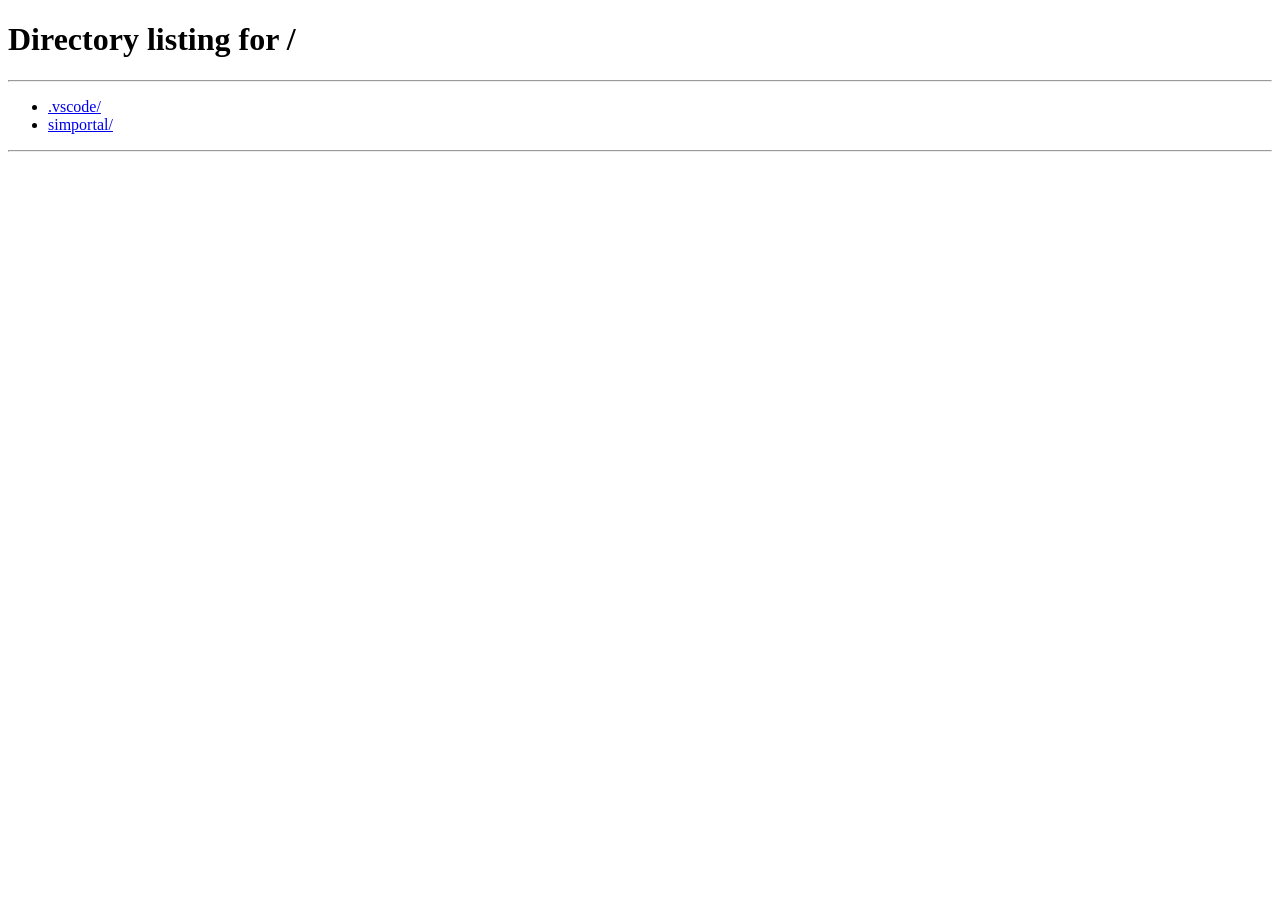
<file: simportal/src/main/resources/static/admin/admin-dashboard.html>
<!doctype html>
<html lang="en">
  <head>
    <meta charset="UTF-8" />
    <meta name="viewport" content="width=device-width, initial-scale=1.0" />
    <title>Admin Dashboard | Glass Theme</title>
    <style>
      * {
        margin: 0;
        padding: 0;
        box-sizing: border-box;
      }
      :root {
        --primary: #1a237e;
        --action: #ffb300;
        --support: #0288d1;
        --glass-card: rgba(255, 255, 255, 0.12);
        --glass-border: rgba(255, 255, 255, 0.25);
        --glass-blur: blur(12px);
        --white: #fff;
      }
      body {
        font-family: "Segoe UI", sans-serif;
        background: linear-gradient(135deg, var(--primary) 0%, #0d1757 100%);
        min-height: 100vh;
      }
      .navbar {
        background: rgba(26, 35, 126, 0.3);
        backdrop-filter: var(--glass-blur);
        border-bottom: 1px solid var(--glass-border);
        position: sticky;
        top: 0;
        z-index: 1000;
      }
      .nav-container {
        max-width: 1400px;
        margin: 0 auto;
        padding: 1rem 2rem;
        display: flex;
        justify-content: space-between;
        align-items: center;
      }
      .logo {
        font-size: 1.5rem;
        font-weight: 700;
        color: var(--white);
      }
      .nav-links {
        display: flex;
        gap: 2rem;
        align-items: center;
        color: var(--white);
      }
      .admin-login-btn {
        background: var(--action);
        color: var(--primary);
        border: none;
        padding: 0.5rem 1.5rem;
        border-radius: 25px;
        font-weight: 600;
        cursor: pointer;
      }
      .admin-container {
        display: flex;
        gap: 1rem;
        max-width: 1400px;
        margin: 1rem auto;
        padding: 0 1rem;
      }
      .admin-sidebar {
        width: 250px;
        background: rgba(26, 35, 126, 0.3);
        backdrop-filter: var(--glass-blur);
        border-radius: 1rem;
        padding: 1.5rem 0;
      }
      .admin-sidebar a {
        display: block;
        padding: 0.8rem 1.5rem;
        color: var(--white);
        text-decoration: none;
      }
      .admin-sidebar a:hover,
      .admin-sidebar a.active {
        background: var(--action);
        color: var(--primary);
      }
      .admin-content {
        flex: 1;
        background: var(--glass-card);
        backdrop-filter: var(--glass-blur);
        border-radius: 1rem;
        padding: 1.5rem;
      }
      .admin-content h1 {
        color: var(--white);
        margin-bottom: 1.5rem;
      }
      .stats-grid {
        display: grid;
        grid-template-columns: repeat(auto-fit, minmax(200px, 1fr));
        gap: 1rem;
      }
      .stat-card {
        background: rgba(255, 255, 255, 0.1);
        border-radius: 1rem;
        padding: 1rem;
        text-align: center;
        color: var(--white);
      }
      .stat-number {
        font-size: 2rem;
        font-weight: 700;
        color: var(--action);
      }
      @media (max-width: 768px) {
        .nav-container {
          flex-direction: column;
          gap: 1rem;
        }
        .admin-container {
          flex-direction: column;
        }
        .admin-sidebar {
          width: 100%;
        }
      }
    </style>
  </head>
  <body>
    <nav class="navbar">
      <div class="nav-container">
        <div class="logo">📱 Admin Portal</div>
        <div class="nav-links">
          <span>Admin</span
          ><button id="logoutBtn" class="admin-login-btn">Logout</button>
        </div>
      </div>
    </nav>
    <div class="admin-container">
      <div class="admin-sidebar">
        <a href="/admin/admin-dashboard.html" class="active">📊 Dashboard</a
        ><a href="/admin/manage-users.html">👥 Manage Users</a
        ><a href="/admin/manage-offers.html">🎁 Manage Offers</a>
      </div>
      <div class="admin-content">
        <h1>Dashboard</h1>
        <div class="stats-grid">
          <div class="stat-card">
            <div class="stat-number" id="totalCustomers">0</div>
            <p>Total Customers</p>
          </div>
          <div class="stat-card">
            <div class="stat-number" id="totalOffers">0</div>
            <p>Active Offers</p>
          </div>
          <div class="stat-card">
            <div class="stat-number" id="activeActivations">0</div>
            <p>Active Activations</p>
          </div>
        </div>
      </div>
    </div>
    <script>
      const API_BASE_URL = "http://localhost:8080/api";
      if (!sessionStorage.getItem("adminLoggedIn")) window.location.href = "/";
      document.getElementById("logoutBtn").onclick = () => {
        if (confirm("Logout?")) {
          sessionStorage.removeItem("adminLoggedIn");
          window.location.href = "/";
        }
      };
      async function loadStats() {
        try {
          let users = await fetch(`${API_BASE_URL}/admin/users`);
          let usersData = await users.json();
          document.getElementById("totalCustomers").innerText =
            usersData.length || 0;
          let offers = await fetch(`${API_BASE_URL}/offers`);
          let offersData = await offers.json();
          document.getElementById("totalOffers").innerText =
            offersData.length || 0;
        } catch (e) {
          console.error(e);
        }
      }
      loadStats();
    </script>
  </body>
</html>
</file>
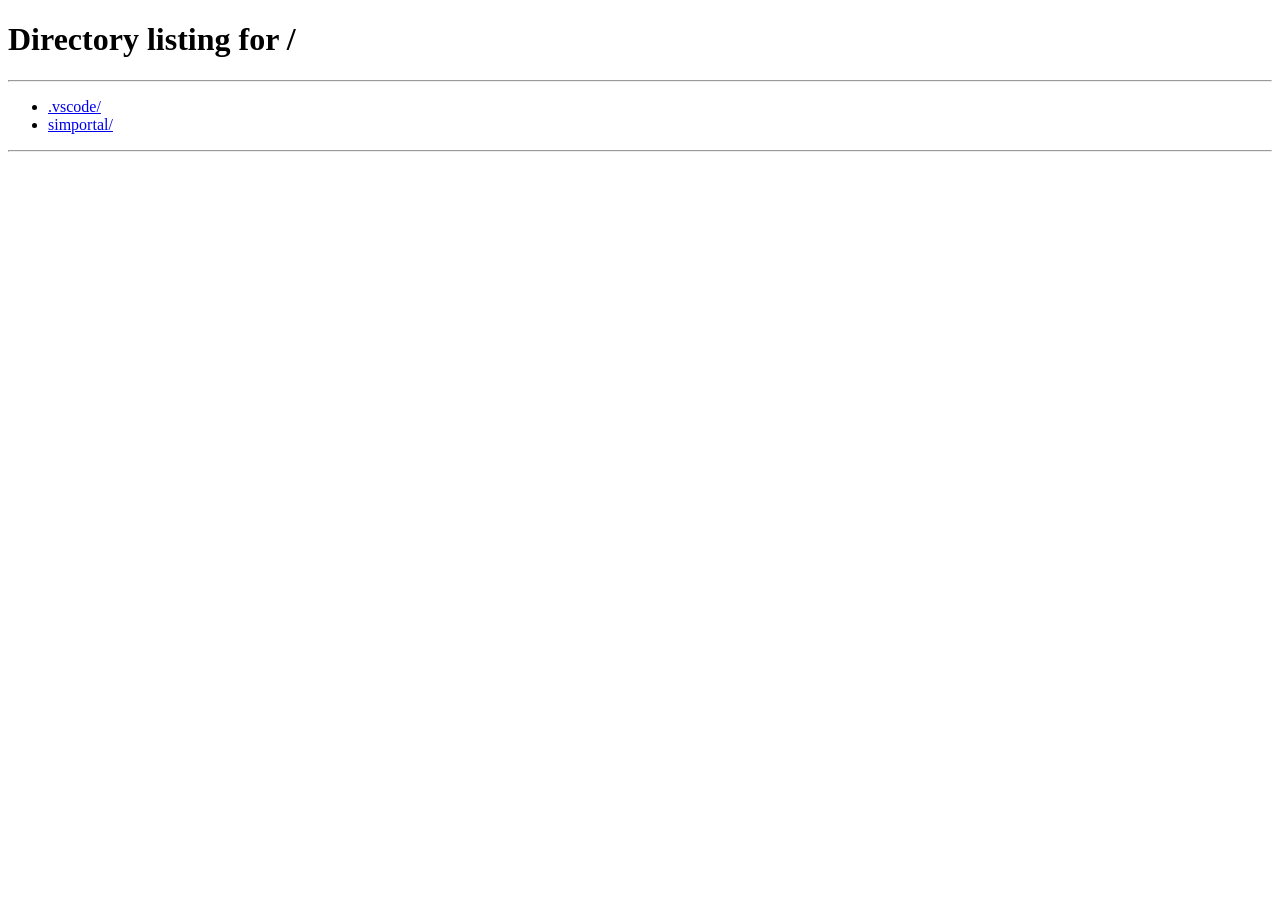
<file: simportal/src/main/resources/static/admin/edit-offer.html>
<!doctype html>
<html lang="en">
  <head>
    <meta charset="UTF-8" />
    <meta name="viewport" content="width=device-width, initial-scale=1.0" />
    <title>Edit Offer | Glass Theme</title>
    <style>
      * {
        margin: 0;
        padding: 0;
        box-sizing: border-box;
      }
      :root {
        --primary: #1a237e;
        --action: #ffb300;
        --support: #0288d1;
        --glass-card: rgba(255, 255, 255, 0.12);
        --glass-border: rgba(255, 255, 255, 0.25);
        --glass-blur: blur(12px);
        --white: #fff;
      }
      body {
        font-family: "Segoe UI", sans-serif;
        background: linear-gradient(135deg, var(--primary) 0%, #0d1757 100%);
        min-height: 100vh;
      }
      .navbar {
        background: rgba(26, 35, 126, 0.3);
        backdrop-filter: var(--glass-blur);
        border-bottom: 1px solid var(--glass-border);
        position: sticky;
        top: 0;
        z-index: 1000;
      }
      .nav-container {
        max-width: 1400px;
        margin: 0 auto;
        padding: 1rem 2rem;
        display: flex;
        justify-content: space-between;
        align-items: center;
      }
      .logo {
        font-size: 1.5rem;
        font-weight: 700;
        color: var(--white);
      }
      .nav-links {
        display: flex;
        gap: 2rem;
        align-items: center;
        color: var(--white);
      }
      .admin-login-btn {
        background: var(--action);
        color: var(--primary);
        border: none;
        padding: 0.5rem 1.5rem;
        border-radius: 25px;
        font-weight: 600;
        cursor: pointer;
      }
      .admin-container {
        display: flex;
        gap: 1rem;
        max-width: 1400px;
        margin: 1rem auto;
        padding: 0 1rem;
      }
      .admin-sidebar {
        width: 250px;
        background: rgba(26, 35, 126, 0.3);
        backdrop-filter: var(--glass-blur);
        border-radius: 1rem;
        padding: 1.5rem 0;
      }
      .admin-sidebar a {
        display: block;
        padding: 0.8rem 1.5rem;
        color: var(--white);
        text-decoration: none;
      }
      .admin-sidebar a:hover {
        background: var(--action);
        color: var(--primary);
      }
      .admin-content {
        flex: 1;
        background: var(--glass-card);
        backdrop-filter: var(--glass-blur);
        border-radius: 1rem;
        padding: 1.5rem;
      }
      .admin-content h1 {
        color: var(--white);
        margin-bottom: 1rem;
      }
      .form-container {
        background: rgba(255, 255, 255, 0.1);
        border-radius: 1rem;
        padding: 1.5rem;
        max-width: 600px;
      }
      .form-group {
        margin-bottom: 1rem;
      }
      .form-group label {
        display: block;
        color: var(--white);
        margin-bottom: 0.5rem;
      }
      .form-group input,
      .form-group textarea,
      .form-group select {
        width: 100%;
        padding: 0.75rem;
        background: rgba(255, 255, 255, 0.85);
        border: 1px solid var(--glass-border);
        border-radius: 8px;
      }
      .btn-submit {
        background: var(--action);
        color: var(--primary);
        padding: 0.75rem;
        border: none;
        border-radius: 8px;
        font-weight: 600;
        width: 100%;
        cursor: pointer;
        margin-top: 1rem;
      }
      @media (max-width: 768px) {
        .nav-container {
          flex-direction: column;
          gap: 1rem;
        }
        .admin-container {
          flex-direction: column;
        }
        .admin-sidebar {
          width: 100%;
        }
      }
    </style>
  </head>
  <body>
    <nav class="navbar">
      <div class="nav-container">
        <div class="logo">📱 Admin Portal</div>
        <div class="nav-links">
          <span>Admin</span
          ><button id="logoutBtn" class="admin-login-btn">Logout</button>
        </div>
      </div>
    </nav>
    <div class="admin-container">
      <div class="admin-sidebar">
        <a href="/admin/admin-dashboard.html">📊 Dashboard</a
        ><a href="/admin/manage-users.html">👥 Manage Users</a
        ><a href="/admin/manage-offers.html" class="active">🎁 Manage Offers</a>
      </div>
      <div class="admin-content">
        <h1>Edit Offer</h1>
        <div class="form-container">
          <form id="offerForm">
            <input type="hidden" id="offerId" />
            <div class="form-group">
              <label>Offer Name</label
              ><input type="text" id="offerName" required />
            </div>
            <div class="form-group">
              <label>Description</label
              ><textarea id="offerDesc" rows="3"></textarea>
            </div>
            <div class="form-group">
              <label>Price (₹)</label
              ><input type="number" id="offerPrice" required step="0.01" />
            </div>
            <div class="form-group">
              <label>Data Allowance</label><input type="text" id="offerData" />
            </div>
            <div class="form-group">
              <label>Validity (Days)</label
              ><input type="number" id="offerValidity" required />
            </div>
            <div class="form-group">
              <label>Status</label
              ><select id="offerStatus">
                <option value="true">Active</option>
                <option value="false">Inactive</option>
              </select>
            </div>
            <button type="submit" class="btn-submit">Update Offer</button>
          </form>
        </div>
      </div>
    </div>
    <script>
      const API_BASE_URL = "http://localhost:8080/api";
      const urlParams = new URLSearchParams(window.location.search);
      const offerId = urlParams.get("id");
      if (!sessionStorage.getItem("adminLoggedIn") || !offerId)
        window.location.href = "/";
      document.getElementById("logoutBtn").onclick = () => {
        if (confirm("Logout?")) {
          sessionStorage.removeItem("adminLoggedIn");
          window.location.href = "/";
        }
      };
      async function loadOffer() {
        let res = await fetch(`${API_BASE_URL}/offers/${offerId}`);
        let o = await res.json();
        document.getElementById("offerId").value = o.id;
        document.getElementById("offerName").value = o.name;
        document.getElementById("offerDesc").value = o.description || "";
        document.getElementById("offerPrice").value = o.price;
        document.getElementById("offerData").value = o.dataAmount || "";
        document.getElementById("offerValidity").value = o.validityDays;
        document.getElementById("offerStatus").value = o.active
          ? "true"
          : "false";
      }
      document.getElementById("offerForm").onsubmit = async (e) => {
        e.preventDefault();
        let data = {
          name: document.getElementById("offerName").value,
          description: document.getElementById("offerDesc").value,
          price: parseFloat(document.getElementById("offerPrice").value),
          dataAmount: document.getElementById("offerData").value,
          validityDays: parseInt(
            document.getElementById("offerValidity").value,
          ),
          active: document.getElementById("offerStatus").value === "true",
        };
        let res = await fetch(`${API_BASE_URL}/offers/${offerId}`, {
          method: "PUT",
          headers: { "Content-Type": "application/json" },
          body: JSON.stringify(data),
        });
        if (res.ok) {
          alert("Offer updated");
          window.location.href = "/admin/manage-offers.html";
        } else alert("Error");
      };
      loadOffer();
    </script>
  </body>
</html>
</file>
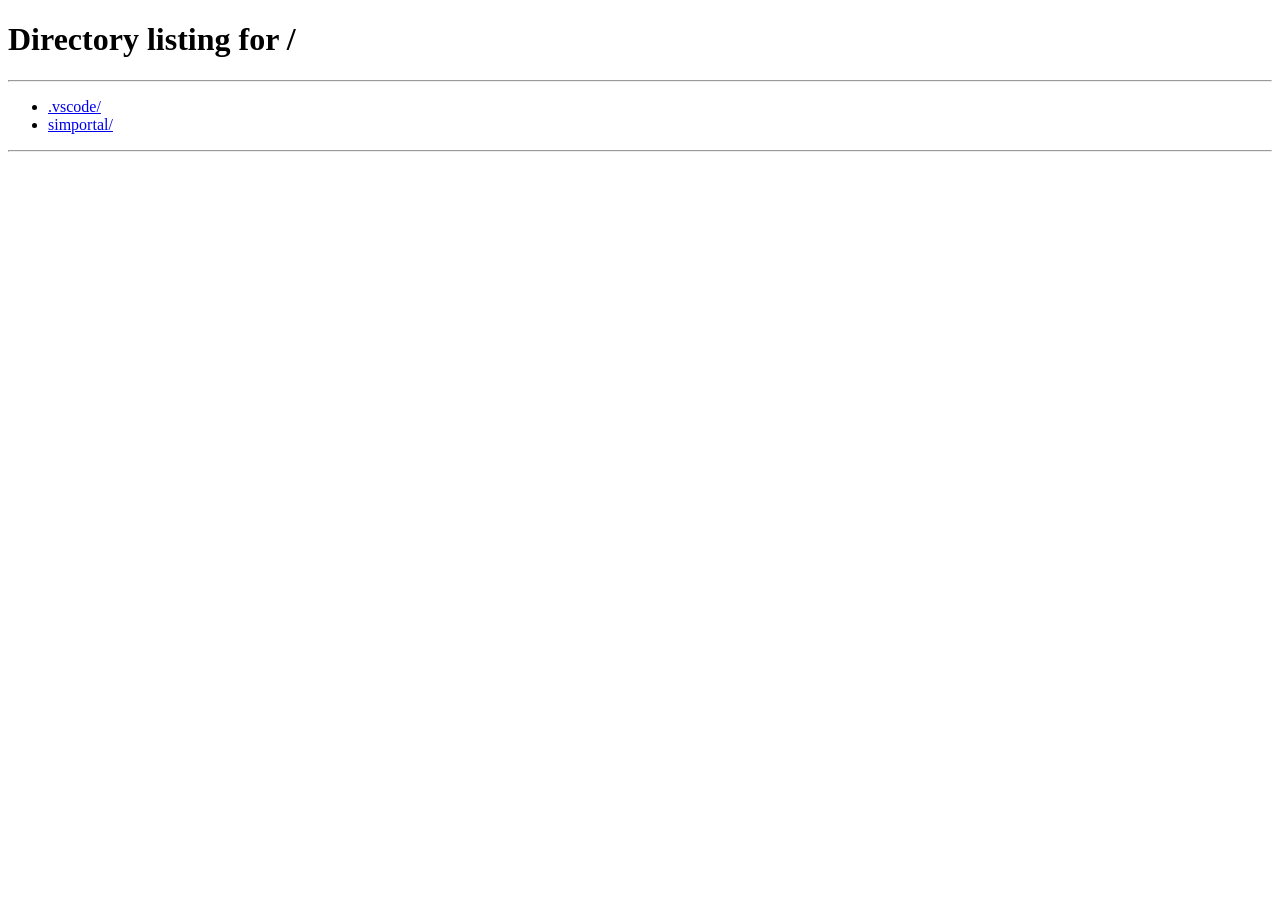
<file: simportal/src/main/resources/static/admin/edit-user.html>
<!doctype html>
<html lang="en">
  <head>
    <meta charset="UTF-8" />
    <meta name="viewport" content="width=device-width, initial-scale=1.0" />
    <title>Edit User | Glass Theme</title>
    <style>
      /* Same as add-user.html – reuse the style block */
      * {
        margin: 0;
        padding: 0;
        box-sizing: border-box;
      }
      :root {
        --primary: #1a237e;
        --action: #ffb300;
        --support: #0288d1;
        --glass-card: rgba(255, 255, 255, 0.12);
        --glass-border: rgba(255, 255, 255, 0.25);
        --glass-blur: blur(12px);
        --white: #fff;
      }
      body {
        font-family: "Segoe UI", sans-serif;
        background: linear-gradient(135deg, var(--primary) 0%, #0d1757 100%);
        min-height: 100vh;
      }
      .navbar {
        background: rgba(26, 35, 126, 0.3);
        backdrop-filter: var(--glass-blur);
        border-bottom: 1px solid var(--glass-border);
        position: sticky;
        top: 0;
        z-index: 1000;
      }
      .nav-container {
        max-width: 1400px;
        margin: 0 auto;
        padding: 1rem 2rem;
        display: flex;
        justify-content: space-between;
        align-items: center;
      }
      .logo {
        font-size: 1.5rem;
        font-weight: 700;
        color: var(--white);
      }
      .nav-links {
        display: flex;
        gap: 2rem;
        align-items: center;
        color: var(--white);
      }
      .admin-login-btn {
        background: var(--action);
        color: var(--primary);
        border: none;
        padding: 0.5rem 1.5rem;
        border-radius: 25px;
        font-weight: 600;
        cursor: pointer;
      }
      .admin-container {
        display: flex;
        gap: 1rem;
        max-width: 1400px;
        margin: 1rem auto;
        padding: 0 1rem;
      }
      .admin-sidebar {
        width: 250px;
        background: rgba(26, 35, 126, 0.3);
        backdrop-filter: var(--glass-blur);
        border-radius: 1rem;
        padding: 1.5rem 0;
      }
      .admin-sidebar a {
        display: block;
        padding: 0.8rem 1.5rem;
        color: var(--white);
        text-decoration: none;
      }
      .admin-sidebar a:hover {
        background: var(--action);
        color: var(--primary);
      }
      .admin-content {
        flex: 1;
        background: var(--glass-card);
        backdrop-filter: var(--glass-blur);
        border-radius: 1rem;
        padding: 1.5rem;
      }
      .admin-content h1 {
        color: var(--white);
        margin-bottom: 1rem;
      }
      .form-container {
        background: rgba(255, 255, 255, 0.1);
        border-radius: 1rem;
        padding: 1.5rem;
      }
      .form-group {
        margin-bottom: 1rem;
      }
      .form-group label {
        display: block;
        color: var(--white);
        margin-bottom: 0.5rem;
      }
      .form-group input,
      .form-group select {
        width: 100%;
        padding: 0.75rem;
        background: rgba(255, 255, 255, 0.85);
        border: 1px solid var(--glass-border);
        border-radius: 8px;
      }
      .form-row {
        display: grid;
        grid-template-columns: 1fr 1fr;
        gap: 1rem;
      }
      .btn-submit {
        background: var(--action);
        color: var(--primary);
        padding: 0.75rem;
        border: none;
        border-radius: 8px;
        font-weight: 600;
        width: 100%;
        cursor: pointer;
        margin-top: 1rem;
      }
      @media (max-width: 768px) {
        .nav-container {
          flex-direction: column;
          gap: 1rem;
        }
        .admin-container {
          flex-direction: column;
        }
        .admin-sidebar {
          width: 100%;
        }
        .form-row {
          grid-template-columns: 1fr;
        }
      }
    </style>
  </head>
  <body>
    <nav class="navbar">
      <div class="nav-container">
        <div class="logo">📱 Admin Portal</div>
        <div class="nav-links">
          <span>Admin</span
          ><button id="logoutBtn" class="admin-login-btn">Logout</button>
        </div>
      </div>
    </nav>
    <div class="admin-container">
      <div class="admin-sidebar">
        <a href="/admin/admin-dashboard.html">📊 Dashboard</a
        ><a href="/admin/manage-users.html" class="active">👥 Manage Users</a
        ><a href="/admin/manage-offers.html">🎁 Manage Offers</a>
      </div>
      <div class="admin-content">
        <h1>Edit User</h1>
        <div class="form-container">
          <form id="userForm">
            <input type="hidden" id="userId" />
            <h3 style="color: white">Personal Info</h3>
            <div class="form-row">
              <div class="form-group">
                <label>First Name</label
                ><input type="text" id="firstName" required />
              </div>
              <div class="form-group">
                <label>Last Name</label
                ><input type="text" id="lastName" required />
              </div>
            </div>
            <div class="form-row">
              <div class="form-group">
                <label>Email</label><input type="email" id="email" required />
              </div>
              <div class="form-group">
                <label>Phone</label><input type="tel" id="phone" required />
              </div>
            </div>
            <div class="form-group">
              <label>DOB</label><input type="date" id="dob" />
            </div>
            <div class="form-group">
              <label>Status</label
              ><select id="activationStatus">
                <option>PENDING</option>
                <option>VERIFIED</option>
                <option>ACTIVATED</option>
              </select>
            </div>
            <h3 style="color: white">SIM & Offer</h3>
            <div class="form-group">
              <label>SIM Number</label
              ><input type="text" id="simNumber" /><small
                style="color: rgba(255, 255, 255, 0.7)"
                >Current: <span id="currentSim"></span
              ></small>
            </div>
            <div class="form-group">
              <label>Offer</label
              ><select id="offerId">
                <option value="">None</option>
              </select>
            </div>
            <h3 style="color: white">Address</h3>
            <div class="form-group">
              <label>Street</label><input type="text" id="street" />
            </div>
            <div class="form-row">
              <div class="form-group">
                <label>City</label><input type="text" id="city" />
              </div>
              <div class="form-group">
                <label>State</label><input type="text" id="state" />
              </div>
            </div>
            <div class="form-row">
              <div class="form-group">
                <label>Pincode</label><input type="text" id="pincode" />
              </div>
              <div class="form-group">
                <label>Landmark</label><input type="text" id="landmark" />
              </div>
            </div>
            <h3 style="color: white">ID Proof</h3>
            <div class="form-row">
              <div class="form-group">
                <label>ID Type</label
                ><select id="idType">
                  <option>AADHAR</option>
                  <option>PAN</option>
                  <option>PASSPORT</option>
                </select>
              </div>
              <div class="form-group">
                <label>ID Number</label><input type="text" id="idNumber" />
              </div>
            </div>
            <button type="submit" class="btn-submit">Update User</button>
          </form>
        </div>
      </div>
    </div>
    <script>
      const API_BASE_URL = "http://localhost:8080/api";
      const urlParams = new URLSearchParams(window.location.search);
      const userId = urlParams.get("id");
      if (!sessionStorage.getItem("adminLoggedIn") || !userId)
        window.location.href = "/";
      document.getElementById("logoutBtn").onclick = () => {
        if (confirm("Logout?")) {
          sessionStorage.removeItem("adminLoggedIn");
          window.location.href = "/";
        }
      };
      async function loadOffers() {
        let res = await fetch(`${API_BASE_URL}/offers`);
        let offers = await res.json();
        let select = document.getElementById("offerId");
        offers.forEach(
          (o) =>
            (select.innerHTML += `<option value="${o.id}">${o.name} - ₹${o.price}</option>`),
        );
      }
      async function loadUser() {
        let res = await fetch(`${API_BASE_URL}/admin/users/${userId}`);
        let u = await res.json();
        document.getElementById("userId").value = u.id;
        document.getElementById("firstName").value = u.firstName || "";
        document.getElementById("lastName").value = u.lastName || "";
        document.getElementById("email").value = u.email || "";
        document.getElementById("phone").value = u.phone || "";
        document.getElementById("dob").value = u.dob || "";
        document.getElementById("activationStatus").value =
          u.activationStatus || "PENDING";
        document.getElementById("simNumber").value = u.sim?.simNumber || "";
        document.getElementById("currentSim").innerText =
          u.sim?.simNumber || "None";
        if (u.selectedOffer)
          document.getElementById("offerId").value = u.selectedOffer.id;
        if (u.address) {
          document.getElementById("street").value = u.address.street || "";
          document.getElementById("city").value = u.address.city || "";
          document.getElementById("state").value = u.address.state || "";
          document.getElementById("pincode").value = u.address.pincode || "";
          document.getElementById("landmark").value = u.address.landmark || "";
        }
        if (u.idProof) {
          document.getElementById("idType").value = u.idProof.type || "AADHAR";
          document.getElementById("idNumber").value = u.idProof.number || "";
        }
      }
      document.getElementById("userForm").onsubmit = async (e) => {
        e.preventDefault();
        let data = {
          firstName: document.getElementById("firstName").value,
          lastName: document.getElementById("lastName").value,
          email: document.getElementById("email").value,
          phone: document.getElementById("phone").value,
          dob: document.getElementById("dob").value || null,
          simNumber: document.getElementById("simNumber").value || null,
          offerId: document.getElementById("offerId").value
            ? parseInt(document.getElementById("offerId").value)
            : null,
          street: document.getElementById("street").value,
          city: document.getElementById("city").value,
          state: document.getElementById("state").value,
          pincode: document.getElementById("pincode").value,
          landmark: document.getElementById("landmark").value,
          idType: document.getElementById("idType").value,
          idNumber: document.getElementById("idNumber").value,
        };
        let res = await fetch(`${API_BASE_URL}/admin/users/${userId}`, {
          method: "PUT",
          headers: { "Content-Type": "application/json" },
          body: JSON.stringify(data),
        });
        if (res.ok) {
          alert("User updated");
          window.location.href = "/admin/manage-users.html";
        } else alert("Error");
      };
      loadOffers();
      loadUser();
    </script>
  </body>
</html>
</file>
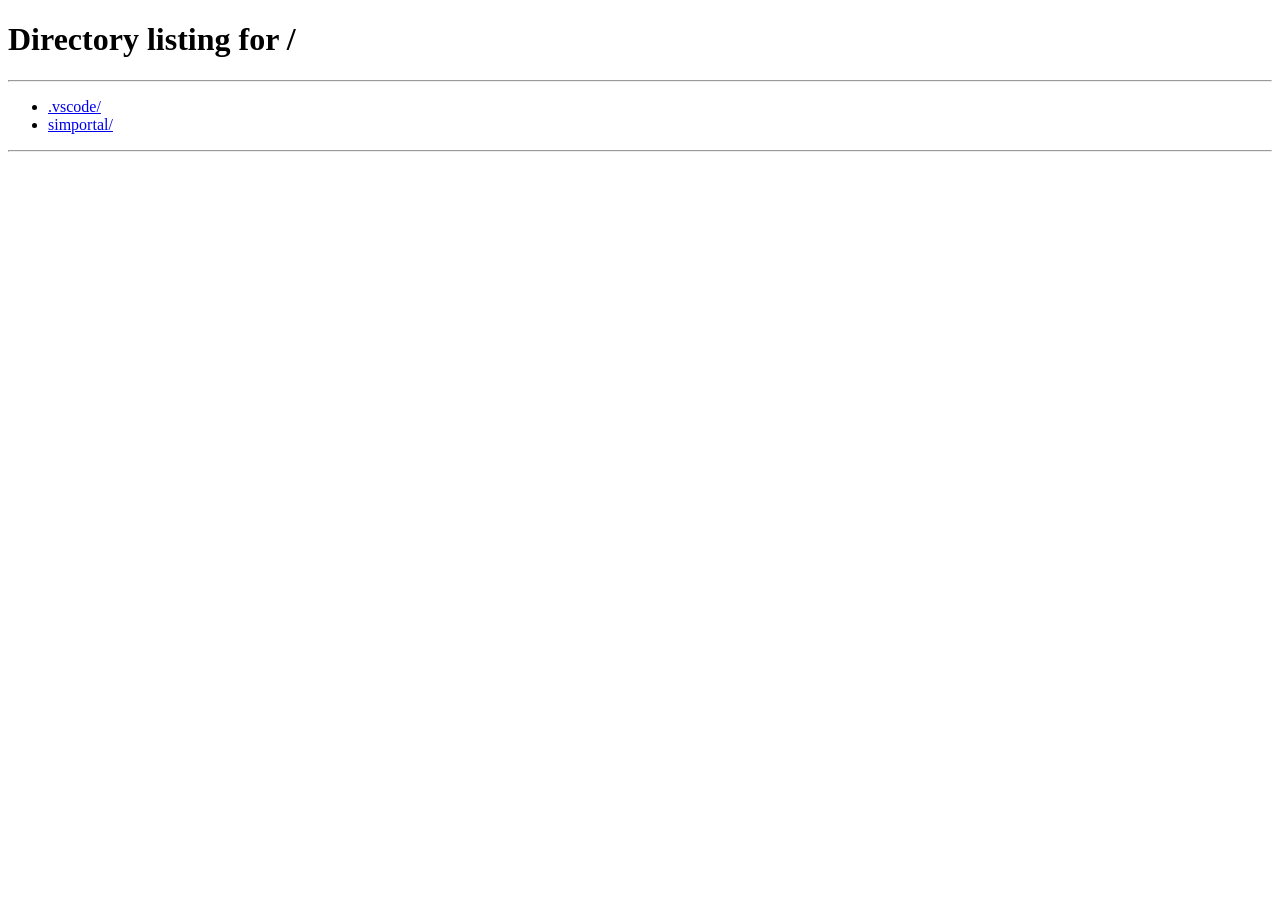
<file: simportal/src/main/resources/static/admin/manage-offers.html>
<!doctype html>
<html lang="en">
  <head>
    <meta charset="UTF-8" />
    <meta name="viewport" content="width=device-width, initial-scale=1.0" />
    <title>Manage Offers | Glass Theme</title>
    <style>
      * {
        margin: 0;
        padding: 0;
        box-sizing: border-box;
      }
      :root {
        --primary: #1a237e;
        --action: #ffb300;
        --support: #0288d1;
        --glass-card: rgba(255, 255, 255, 0.12);
        --glass-border: rgba(255, 255, 255, 0.25);
        --glass-blur: blur(12px);
        --white: #fff;
      }
      body {
        font-family: "Segoe UI", sans-serif;
        background: linear-gradient(135deg, var(--primary) 0%, #0d1757 100%);
        min-height: 100vh;
      }
      .navbar {
        background: rgba(26, 35, 126, 0.3);
        backdrop-filter: var(--glass-blur);
        border-bottom: 1px solid var(--glass-border);
        position: sticky;
        top: 0;
        z-index: 1000;
      }
      .nav-container {
        max-width: 1400px;
        margin: 0 auto;
        padding: 1rem 2rem;
        display: flex;
        justify-content: space-between;
        align-items: center;
      }
      .logo {
        font-size: 1.5rem;
        font-weight: 700;
        color: var(--white);
      }
      .nav-links {
        display: flex;
        gap: 2rem;
        align-items: center;
        color: var(--white);
      }
      .admin-login-btn {
        background: var(--action);
        color: var(--primary);
        border: none;
        padding: 0.5rem 1.5rem;
        border-radius: 25px;
        font-weight: 600;
        cursor: pointer;
      }
      .admin-container {
        display: flex;
        gap: 1rem;
        max-width: 1400px;
        margin: 1rem auto;
        padding: 0 1rem;
      }
      .admin-sidebar {
        width: 250px;
        background: rgba(26, 35, 126, 0.3);
        backdrop-filter: var(--glass-blur);
        border-radius: 1rem;
        padding: 1.5rem 0;
      }
      .admin-sidebar a {
        display: block;
        padding: 0.8rem 1.5rem;
        color: var(--white);
        text-decoration: none;
      }
      .admin-sidebar a:hover,
      .admin-sidebar a.active {
        background: var(--action);
        color: var(--primary);
      }
      .admin-content {
        flex: 1;
        background: var(--glass-card);
        backdrop-filter: var(--glass-blur);
        border-radius: 1rem;
        padding: 1.5rem;
      }
      .admin-content h1 {
        color: var(--white);
        margin-bottom: 1rem;
      }
      .btn-add {
        background: #4caf50;
        color: white;
        padding: 0.5rem 1rem;
        border: none;
        border-radius: 8px;
        cursor: pointer;
        margin-bottom: 1rem;
      }
      .data-table {
        width: 100%;
        background: rgba(255, 255, 255, 0.9);
        border-radius: 12px;
        overflow-x: auto;
      }
      .data-table th {
        background: var(--primary);
        color: white;
        padding: 1rem;
        text-align: left;
      }
      .data-table td {
        padding: 1rem;
        border-bottom: 1px solid #ddd;
      }
      .btn-edit {
        background: #2196f3;
        color: white;
        padding: 0.3rem 0.8rem;
        border: none;
        border-radius: 5px;
        cursor: pointer;
      }
      .btn-delete {
        background: #f44336;
        color: white;
        padding: 0.3rem 0.8rem;
        border: none;
        border-radius: 5px;
        cursor: pointer;
        margin-left: 0.5rem;
      }
      @media (max-width: 768px) {
        .nav-container {
          flex-direction: column;
          gap: 1rem;
        }
        .admin-container {
          flex-direction: column;
        }
        .admin-sidebar {
          width: 100%;
        }
      }
    </style>
  </head>
  <body>
    <nav class="navbar">
      <div class="nav-container">
        <div class="logo">📱 Admin Portal</div>
        <div class="nav-links">
          <span>Admin</span
          ><button id="logoutBtn" class="admin-login-btn">Logout</button>
        </div>
      </div>
    </nav>
    <div class="admin-container">
      <div class="admin-sidebar">
        <a href="/admin/admin-dashboard.html">📊 Dashboard</a
        ><a href="/admin/manage-users.html">👥 Manage Users</a
        ><a href="/admin/manage-offers.html" class="active">🎁 Manage Offers</a>
      </div>
      <div class="admin-content">
        <div
          style="
            display: flex;
            justify-content: space-between;
            align-items: center;
          "
        >
          <h1>Manage Offers</h1>
          <button
            class="btn-add"
            onclick="location.href = '/admin/add-offer.html'"
          >
            + Add New Offer
          </button>
        </div>
        <div style="overflow-x: auto">
          <table class="data-table">
            <thead>
              <tr>
                <th>ID</th>
                <th>Name</th>
                <th>Price</th>
                <th>Data</th>
                <th>Validity</th>
                <th>Actions</th>
              </tr>
            </thead>
            <tbody id="offersTableBody">
              <tr>
                <td colspan="6">Loading...</td>
              </tr>
            </tbody>
          </table>
        </div>
      </div>
    </div>
    <script>
      const API_BASE_URL = "http://localhost:8080/api";
      if (!sessionStorage.getItem("adminLoggedIn")) window.location.href = "/";
      document.getElementById("logoutBtn").onclick = () => {
        if (confirm("Logout?")) {
          sessionStorage.removeItem("adminLoggedIn");
          window.location.href = "/";
        }
      };
      async function loadOffers() {
        try {
          let res = await fetch(`${API_BASE_URL}/offers`);
          let offers = await res.json();
          let tbody = document.getElementById("offersTableBody");
          if (offers.length === 0) {
            tbody.innerHTML = '<tr><td colspan="6">No offers</td></tr>';
            return;
          }
          tbody.innerHTML = offers
            .map(
              (o) =>
                `<tr><td>${o.id}</td><td>${o.name}</td><td>₹${o.price}</td><td>${o.dataAmount || "-"}</td><td>${o.validityDays} days</td><td><button class="btn-edit" onclick="editOffer(${o.id})">Edit</button><button class="btn-delete" onclick="deleteOffer(${o.id})">Delete</button></td></tr>`,
            )
            .join("");
        } catch (e) {
          console.error(e);
        }
      }
      function editOffer(id) {
        window.location.href = `/admin/edit-offer.html?id=${id}`;
      }
      async function deleteOffer(id) {
        if (confirm("Delete offer?")) {
          await fetch(`${API_BASE_URL}/offers/${id}`, { method: "DELETE" });
          loadOffers();
        }
      }
      loadOffers();
    </script>
  </body>
</html>
</file>
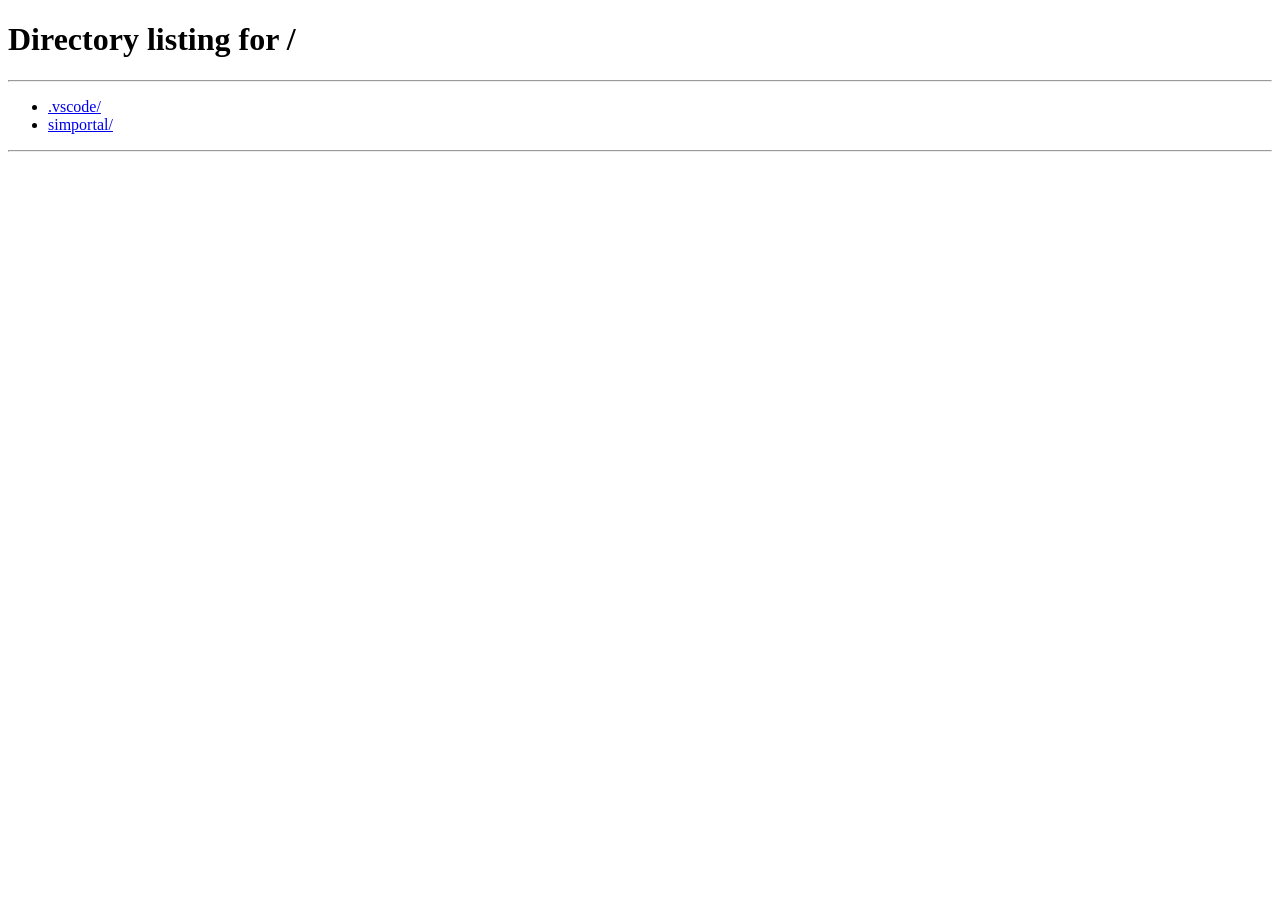
<file: simportal/src/main/resources/static/admin/manage-users.html>
<!doctype html>
<html lang="en">
  <head>
    <meta charset="UTF-8" />
    <meta name="viewport" content="width=device-width, initial-scale=1.0" />
    <title>Manage Users | Glass Theme</title>
    <style>
      * {
        margin: 0;
        padding: 0;
        box-sizing: border-box;
      }
      :root {
        --primary: #1a237e;
        --action: #ffb300;
        --support: #0288d1;
        --glass-card: rgba(255, 255, 255, 0.12);
        --glass-border: rgba(255, 255, 255, 0.25);
        --glass-blur: blur(12px);
        --white: #fff;
      }
      body {
        font-family: "Segoe UI", sans-serif;
        background: linear-gradient(135deg, var(--primary) 0%, #0d1757 100%);
        min-height: 100vh;
      }
      .navbar {
        background: rgba(26, 35, 126, 0.3);
        backdrop-filter: var(--glass-blur);
        border-bottom: 1px solid var(--glass-border);
        position: sticky;
        top: 0;
        z-index: 1000;
      }
      .nav-container {
        max-width: 1400px;
        margin: 0 auto;
        padding: 1rem 2rem;
        display: flex;
        justify-content: space-between;
        align-items: center;
      }
      .logo {
        font-size: 1.5rem;
        font-weight: 700;
        color: var(--white);
      }
      .nav-links {
        display: flex;
        gap: 2rem;
        align-items: center;
        color: var(--white);
      }
      .admin-login-btn {
        background: var(--action);
        color: var(--primary);
        border: none;
        padding: 0.5rem 1.5rem;
        border-radius: 25px;
        font-weight: 600;
        cursor: pointer;
      }
      .admin-container {
        display: flex;
        gap: 1rem;
        max-width: 1400px;
        margin: 1rem auto;
        padding: 0 1rem;
      }
      .admin-sidebar {
        width: 250px;
        background: rgba(26, 35, 126, 0.3);
        backdrop-filter: var(--glass-blur);
        border-radius: 1rem;
        padding: 1.5rem 0;
      }
      .admin-sidebar a {
        display: block;
        padding: 0.8rem 1.5rem;
        color: var(--white);
        text-decoration: none;
      }
      .admin-sidebar a:hover,
      .admin-sidebar a.active {
        background: var(--action);
        color: var(--primary);
      }
      .admin-content {
        flex: 1;
        background: var(--glass-card);
        backdrop-filter: var(--glass-blur);
        border-radius: 1rem;
        padding: 1.5rem;
      }
      .admin-content h1 {
        color: var(--white);
        margin-bottom: 1rem;
      }
      .btn-add {
        background: #4caf50;
        color: white;
        padding: 0.5rem 1rem;
        border: none;
        border-radius: 8px;
        cursor: pointer;
        margin-bottom: 1rem;
      }
      .data-table {
        width: 100%;
        background: rgba(255, 255, 255, 0.9);
        border-radius: 12px;
        overflow-x: auto;
      }
      .data-table th {
        background: var(--primary);
        color: white;
        padding: 1rem;
        text-align: left;
      }
      .data-table td {
        padding: 1rem;
        border-bottom: 1px solid #ddd;
      }
      .btn-edit {
        background: #2196f3;
        color: white;
        padding: 0.3rem 0.8rem;
        border: none;
        border-radius: 5px;
        cursor: pointer;
      }
      .btn-delete {
        background: #f44336;
        color: white;
        padding: 0.3rem 0.8rem;
        border: none;
        border-radius: 5px;
        cursor: pointer;
        margin-left: 0.5rem;
      }
      .status-badge {
        display: inline-block;
        padding: 0.25rem 0.75rem;
        border-radius: 20px;
        font-weight: 600;
      }
      .status-badge.pending {
        background: #ff9800;
        color: white;
      }
      .status-badge.verified {
        background: #0288d1;
        color: white;
      }
      .status-badge.activated {
        background: #4caf50;
        color: white;
      }
      @media (max-width: 768px) {
        .nav-container {
          flex-direction: column;
          gap: 1rem;
        }
        .admin-container {
          flex-direction: column;
        }
        .admin-sidebar {
          width: 100%;
        }
      }
    </style>
  </head>
  <body>
    <nav class="navbar">
      <div class="nav-container">
        <div class="logo">📱 Admin Portal</div>
        <div class="nav-links">
          <span>Admin</span
          ><button id="logoutBtn" class="admin-login-btn">Logout</button>
        </div>
      </div>
    </nav>
    <div class="admin-container">
      <div class="admin-sidebar">
        <a href="/admin/admin-dashboard.html">📊 Dashboard</a
        ><a href="/admin/manage-users.html" class="active">👥 Manage Users</a
        ><a href="/admin/manage-offers.html">🎁 Manage Offers</a>
      </div>
      <div class="admin-content">
        <div
          style="
            display: flex;
            justify-content: space-between;
            align-items: center;
          "
        >
          <h1>Manage Users</h1>
          <button
            class="btn-add"
            onclick="location.href = '/admin/add-user.html'"
          >
            + Add New User
          </button>
        </div>
        <div style="overflow-x: auto">
          <table class="data-table">
            <thead>
              <tr>
                <th>ID</th>
                <th>Name</th>
                <th>Email</th>
                <th>Phone</th>
                <th>SIM</th>
                <th>Offer</th>
                <th>Status</th>
                <th>Actions</th>
              </tr>
            </thead>
            <tbody id="usersTableBody">
              <tr>
                <td colspan="8">Loading...</td>
              </tr>
            </tbody>
          </table>
        </div>
      </div>
    </div>
    <script>
      const API_BASE_URL = "http://localhost:8080/api";
      if (!sessionStorage.getItem("adminLoggedIn")) window.location.href = "/";
      document.getElementById("logoutBtn").onclick = () => {
        if (confirm("Logout?")) {
          sessionStorage.removeItem("adminLoggedIn");
          window.location.href = "/";
        }
      };
      async function loadUsers() {
        try {
          let res = await fetch(`${API_BASE_URL}/admin/users`);
          let users = await res.json();
          let tbody = document.getElementById("usersTableBody");
          if (users.length === 0) {
            tbody.innerHTML = '<tr><td colspan="8">No users</td></tr>';
            return;
          }
          tbody.innerHTML = users
            .map(
              (u) =>
                `<tr><td>${u.id}</td><td>${u.firstName || ""} ${u.lastName || ""}</td><td>${u.email || "-"}</td><td>${u.phone || "-"}</td><td>${u.sim?.simNumber || "-"}</td><td>${u.selectedOffer?.name || "-"}</td><td><span class="status-badge ${(u.activationStatus || "pending").toLowerCase()}">${u.activationStatus || "PENDING"}</span></td><td><button class="btn-edit" onclick="editUser(${u.id})">Edit</button><button class="btn-delete" onclick="deleteUser(${u.id})">Delete</button></td></tr>`,
            )
            .join("");
        } catch (e) {
          console.error(e);
        }
      }
      function editUser(id) {
        window.location.href = `/admin/edit-user.html?id=${id}`;
      }
      async function deleteUser(id) {
        if (confirm("Delete user?")) {
          await fetch(`${API_BASE_URL}/admin/users/${id}`, {
            method: "DELETE",
          });
          loadUsers();
        }
      }
      loadUsers();
    </script>
  </body>
</html>
</file>
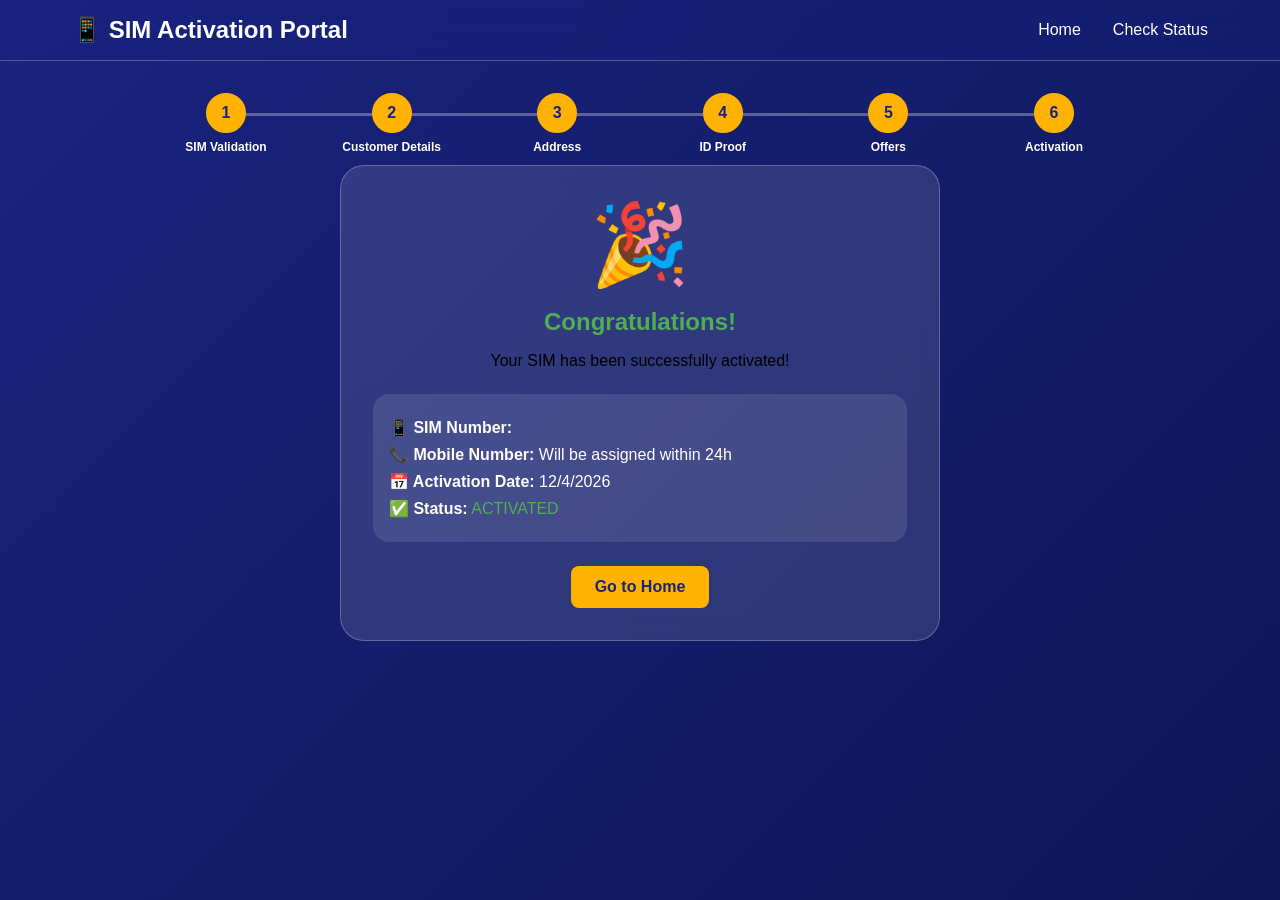
<file: simportal/src/main/resources/static/user/activation-success.html>
<!doctype html>
<html lang="en">
  <head>
    <meta charset="UTF-8" />
    <meta name="viewport" content="width=device-width, initial-scale=1.0" />
    <title>Activation Success | Glass Theme</title>
    <style>
      * {
        margin: 0;
        padding: 0;
        box-sizing: border-box;
      }
      :root {
        --primary: #1a237e;
        --action: #ffb300;
        --support: #0288d1;
        --glass-card: rgba(255, 255, 255, 0.12);
        --glass-border: rgba(255, 255, 255, 0.25);
        --glass-blur: blur(12px);
        --white: #fff;
      }
      body {
        font-family: "Segoe UI", sans-serif;
        background: linear-gradient(135deg, var(--primary) 0%, #0d1757 100%);
        min-height: 100vh;
      }
      .navbar {
        background: rgba(26, 35, 126, 0.3);
        backdrop-filter: var(--glass-blur);
        border-bottom: 1px solid var(--glass-border);
        position: sticky;
        top: 0;
        z-index: 1000;
      }
      .nav-container {
        max-width: 1200px;
        margin: 0 auto;
        padding: 1rem 2rem;
        display: flex;
        justify-content: space-between;
        align-items: center;
      }
      .logo {
        font-size: 1.5rem;
        font-weight: 700;
        color: var(--white);
      }
      .nav-links {
        display: flex;
        gap: 2rem;
      }
      .nav-links a {
        text-decoration: none;
        color: var(--white);
        font-weight: 500;
      }
      .nav-links a:hover {
        color: var(--action);
      }
      .progress-container {
        max-width: 900px;
        margin: 2rem auto;
        padding: 0 1rem;
      }
      .progress-steps {
        display: flex;
        justify-content: space-between;
        position: relative;
        margin-bottom: 2rem;
      }
      .progress-steps::before {
        content: "";
        position: absolute;
        top: 20px;
        left: 0;
        right: 0;
        height: 3px;
        background: rgba(255, 255, 255, 0.3);
        z-index: 1;
      }
      .step {
        position: relative;
        z-index: 2;
        background: var(--glass-card);
        backdrop-filter: blur(4px);
        width: 40px;
        height: 40px;
        border-radius: 50%;
        display: flex;
        align-items: center;
        justify-content: center;
        font-weight: 600;
        border: 2px solid var(--glass-border);
        color: var(--white);
      }
      .step.completed {
        border-color: var(--action);
        background: var(--action);
        color: var(--primary);
      }
      .step-label {
        position: absolute;
        top: 45px;
        font-size: 0.75rem;
        white-space: nowrap;
        color: var(--white);
      }
      .success-container {
        max-width: 600px;
        margin: 2rem auto;
        background: var(--glass-card);
        backdrop-filter: var(--glass-blur);
        border: 1px solid var(--glass-border);
        border-radius: 1.5rem;
        padding: 2rem;
        text-align: center;
      }
      .success-icon {
        font-size: 5rem;
        margin-bottom: 1rem;
      }
      .success-container h2 {
        color: #4caf50;
        margin-bottom: 1rem;
      }
      .status-details {
        background: rgba(255, 255, 255, 0.1);
        border-radius: 1rem;
        padding: 1rem;
        margin: 1.5rem 0;
        text-align: left;
      }
      .status-details p {
        margin: 0.5rem 0;
        color: var(--white);
      }
      .btn-home {
        background: var(--action);
        color: var(--primary);
        padding: 0.75rem 1.5rem;
        border: none;
        border-radius: 8px;
        font-weight: 600;
        text-decoration: none;
        display: inline-block;
        transition: 0.3s;
      }
      .btn-home:hover {
        background: #ff8f00;
        transform: translateY(-2px);
      }
      @media (max-width: 768px) {
        .nav-container {
          flex-direction: column;
          gap: 1rem;
        }
        .step-label {
          display: none;
        }
        .success-container {
          margin: 1rem;
          padding: 1.5rem;
        }
      }
    </style>
  </head>
  <body>
    <nav class="navbar">
      <div class="nav-container">
        <div class="logo">📱 SIM Activation Portal</div>
        <div class="nav-links">
          <a href="/">Home</a><a href="/user/status.html">Check Status</a>
        </div>
      </div>
    </nav>
    <div class="progress-container">
      <div class="progress-steps">
        <div class="step completed">
          1<span class="step-label">SIM Validation</span>
        </div>
        <div class="step completed">
          2<span class="step-label">Customer Details</span>
        </div>
        <div class="step completed">
          3<span class="step-label">Address</span>
        </div>
        <div class="step completed">
          4<span class="step-label">ID Proof</span>
        </div>
        <div class="step completed">
          5<span class="step-label">Offers</span>
        </div>
        <div class="step completed">
          6<span class="step-label">Activation</span>
        </div>
      </div>
    </div>
    <div class="success-container">
      <div class="success-icon">🎉</div>
      <h2>Congratulations!</h2>
      <p>Your SIM has been successfully activated!</p>
      <div class="status-details">
        <p><strong>📱 SIM Number:</strong> <span id="simNumber"></span></p>
        <p><strong>📞 Mobile Number:</strong> Will be assigned within 24h</p>
        <p>
          <strong>📅 Activation Date:</strong> <span id="activationDate"></span>
        </p>
        <p>
          <strong>✅ Status:</strong>
          <span style="color: #4caf50">ACTIVATED</span>
        </p>
      </div>
      <a href="/" class="btn-home">Go to Home</a>
    </div>
    <script>
      let sim = sessionStorage.getItem("simData");
      if (sim) {
        let s = JSON.parse(sim);
        document.getElementById("simNumber").innerText = s.simNumber || "";
      }
      document.getElementById("activationDate").innerText =
        new Date().toLocaleDateString();
    </script>
  </body>
</html>
</file>
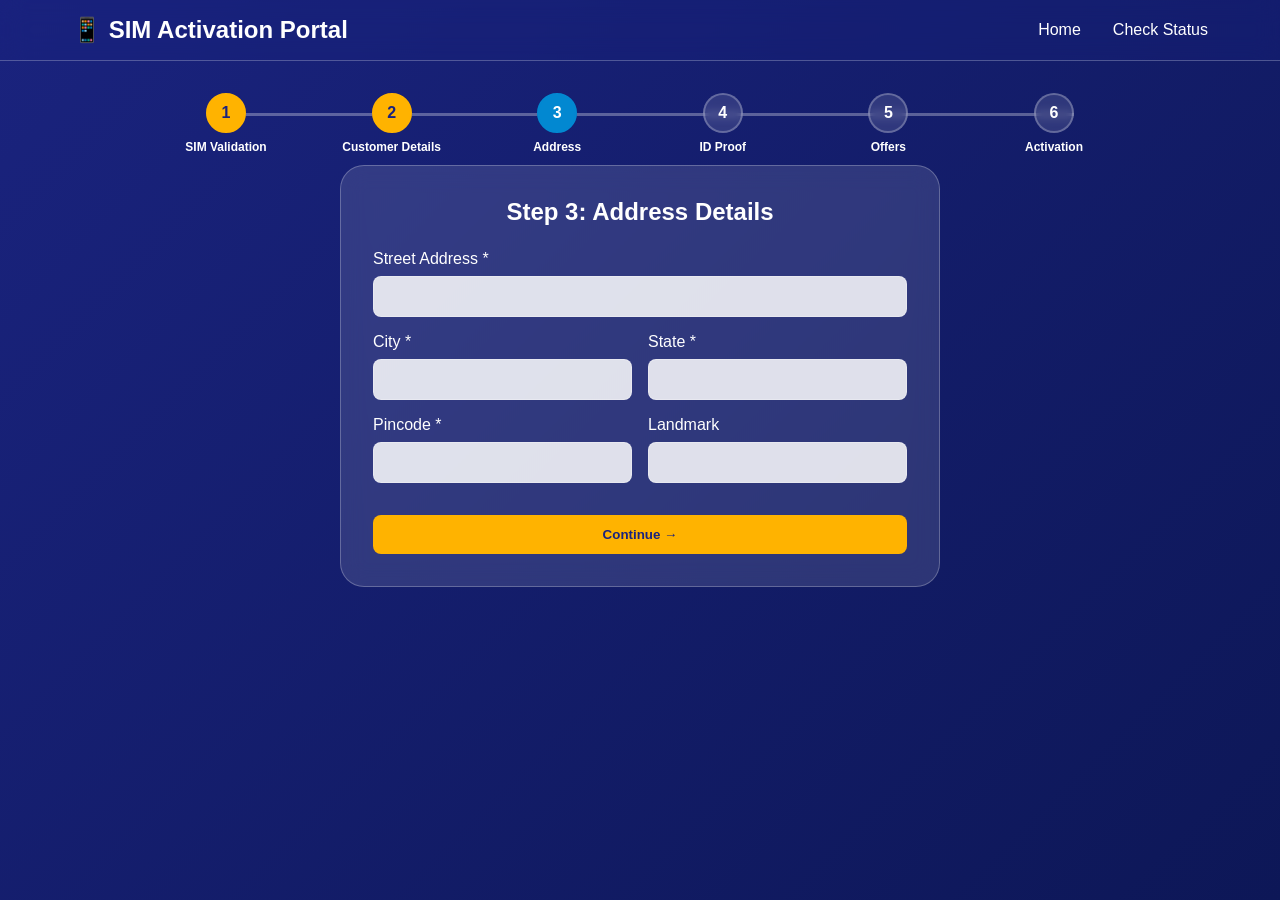
<file: simportal/src/main/resources/static/user/address.html>
<!doctype html>
<html lang="en">
  <head>
    <meta charset="UTF-8" />
    <meta name="viewport" content="width=device-width, initial-scale=1.0" />
    <title>Address Update | Glass Theme</title>
    <style>
      * {
        margin: 0;
        padding: 0;
        box-sizing: border-box;
      }
      :root {
        --primary: #1a237e;
        --action: #ffb300;
        --support: #0288d1;
        --glass-card: rgba(255, 255, 255, 0.12);
        --glass-border: rgba(255, 255, 255, 0.25);
        --glass-blur: blur(12px);
        --white: #fff;
      }
      body {
        font-family: "Segoe UI", sans-serif;
        background: linear-gradient(135deg, var(--primary) 0%, #0d1757 100%);
        min-height: 100vh;
      }
      .navbar {
        background: rgba(26, 35, 126, 0.3);
        backdrop-filter: var(--glass-blur);
        border-bottom: 1px solid var(--glass-border);
        position: sticky;
        top: 0;
        z-index: 1000;
      }
      .nav-container {
        max-width: 1200px;
        margin: 0 auto;
        padding: 1rem 2rem;
        display: flex;
        justify-content: space-between;
        align-items: center;
      }
      .logo {
        font-size: 1.5rem;
        font-weight: 700;
        color: var(--white);
      }
      .nav-links {
        display: flex;
        gap: 2rem;
      }
      .nav-links a {
        text-decoration: none;
        color: var(--white);
        font-weight: 500;
      }
      .nav-links a:hover {
        color: var(--action);
      }
      .progress-container {
        max-width: 900px;
        margin: 2rem auto;
        padding: 0 1rem;
      }
      .progress-steps {
        display: flex;
        justify-content: space-between;
        position: relative;
        margin-bottom: 2rem;
      }
      .progress-steps::before {
        content: "";
        position: absolute;
        top: 20px;
        left: 0;
        right: 0;
        height: 3px;
        background: rgba(255, 255, 255, 0.3);
        z-index: 1;
      }
      .step {
        position: relative;
        z-index: 2;
        background: var(--glass-card);
        backdrop-filter: blur(4px);
        width: 40px;
        height: 40px;
        border-radius: 50%;
        display: flex;
        align-items: center;
        justify-content: center;
        font-weight: 600;
        border: 2px solid var(--glass-border);
        color: var(--white);
      }
      .step.completed {
        border-color: var(--action);
        background: var(--action);
        color: var(--primary);
      }
      .step.active {
        border-color: var(--support);
        background: var(--support);
        color: white;
      }
      .step-label {
        position: absolute;
        top: 45px;
        font-size: 0.75rem;
        white-space: nowrap;
        color: var(--white);
      }
      .form-container {
        max-width: 600px;
        margin: 2rem auto;
        background: var(--glass-card);
        backdrop-filter: var(--glass-blur);
        border: 1px solid var(--glass-border);
        border-radius: 1.5rem;
        padding: 2rem;
      }
      .form-container h2 {
        color: var(--white);
        text-align: center;
        margin-bottom: 1.5rem;
      }
      .form-group {
        margin-bottom: 1rem;
      }
      .form-group label {
        display: block;
        color: var(--white);
        margin-bottom: 0.5rem;
      }
      .form-group input {
        width: 100%;
        padding: 0.75rem;
        background: rgba(255, 255, 255, 0.85);
        border: 1px solid var(--glass-border);
        border-radius: 8px;
      }
      .form-row {
        display: grid;
        grid-template-columns: 1fr 1fr;
        gap: 1rem;
      }
      .btn-next {
        background: var(--action);
        color: var(--primary);
        padding: 0.75rem;
        border: none;
        border-radius: 8px;
        font-weight: 600;
        width: 100%;
        margin-top: 1rem;
        cursor: pointer;
        transition: 0.3s;
      }
      .btn-next:hover {
        background: #ff8f00;
        transform: translateY(-2px);
      }
      @media (max-width: 768px) {
        .nav-container {
          flex-direction: column;
          gap: 1rem;
        }
        .step-label {
          display: none;
        }
        .form-row {
          grid-template-columns: 1fr;
        }
        .form-container {
          margin: 1rem;
          padding: 1.5rem;
        }
      }
    </style>
  </head>
  <body>
    <nav class="navbar">
      <div class="nav-container">
        <div class="logo">📱 SIM Activation Portal</div>
        <div class="nav-links">
          <a href="/">Home</a><a href="/user/status.html">Check Status</a>
        </div>
      </div>
    </nav>
    <div class="progress-container">
      <div class="progress-steps">
        <div class="step completed">
          1<span class="step-label">SIM Validation</span>
        </div>
        <div class="step completed">
          2<span class="step-label">Customer Details</span>
        </div>
        <div class="step active">3<span class="step-label">Address</span></div>
        <div class="step">4<span class="step-label">ID Proof</span></div>
        <div class="step">5<span class="step-label">Offers</span></div>
        <div class="step">6<span class="step-label">Activation</span></div>
      </div>
    </div>
    <div class="form-container">
      <h2>Step 3: Address Details</h2>
      <form id="addressForm">
        <div class="form-group">
          <label>Street Address *</label
          ><input type="text" id="street" required />
        </div>
        <div class="form-row">
          <div class="form-group">
            <label>City *</label><input type="text" id="city" required />
          </div>
          <div class="form-group">
            <label>State *</label><input type="text" id="state" required />
          </div>
        </div>
        <div class="form-row">
          <div class="form-group">
            <label>Pincode *</label
            ><input
              type="text"
              id="pincode"
              required
              pattern="[0-9]{6}"
              maxlength="6"
            />
          </div>
          <div class="form-group">
            <label>Landmark</label><input type="text" id="landmark" />
          </div>
        </div>
        <button type="submit" class="btn-next">Continue →</button>
      </form>
    </div>
    <script>
      function getSession(key) {
        let v = sessionStorage.getItem(key);
        return v ? JSON.parse(v) : null;
      }
      function setSession(key, val) {
        sessionStorage.setItem(key, JSON.stringify(val));
      }
      let saved = getSession("addressData");
      if (saved) {
        document.getElementById("street").value = saved.street || "";
        document.getElementById("city").value = saved.city || "";
        document.getElementById("state").value = saved.state || "";
        document.getElementById("pincode").value = saved.pincode || "";
        document.getElementById("landmark").value = saved.landmark || "";
      }
      document.getElementById("addressForm").addEventListener("submit", (e) => {
        e.preventDefault();
        let data = {
          street: document.getElementById("street").value,
          city: document.getElementById("city").value,
          state: document.getElementById("state").value,
          pincode: document.getElementById("pincode").value,
          landmark: document.getElementById("landmark").value,
        };
        setSession("addressData", data);
        window.location.href = "/user/id-proof.html";
      });
    </script>
  </body>
</html>
</file>
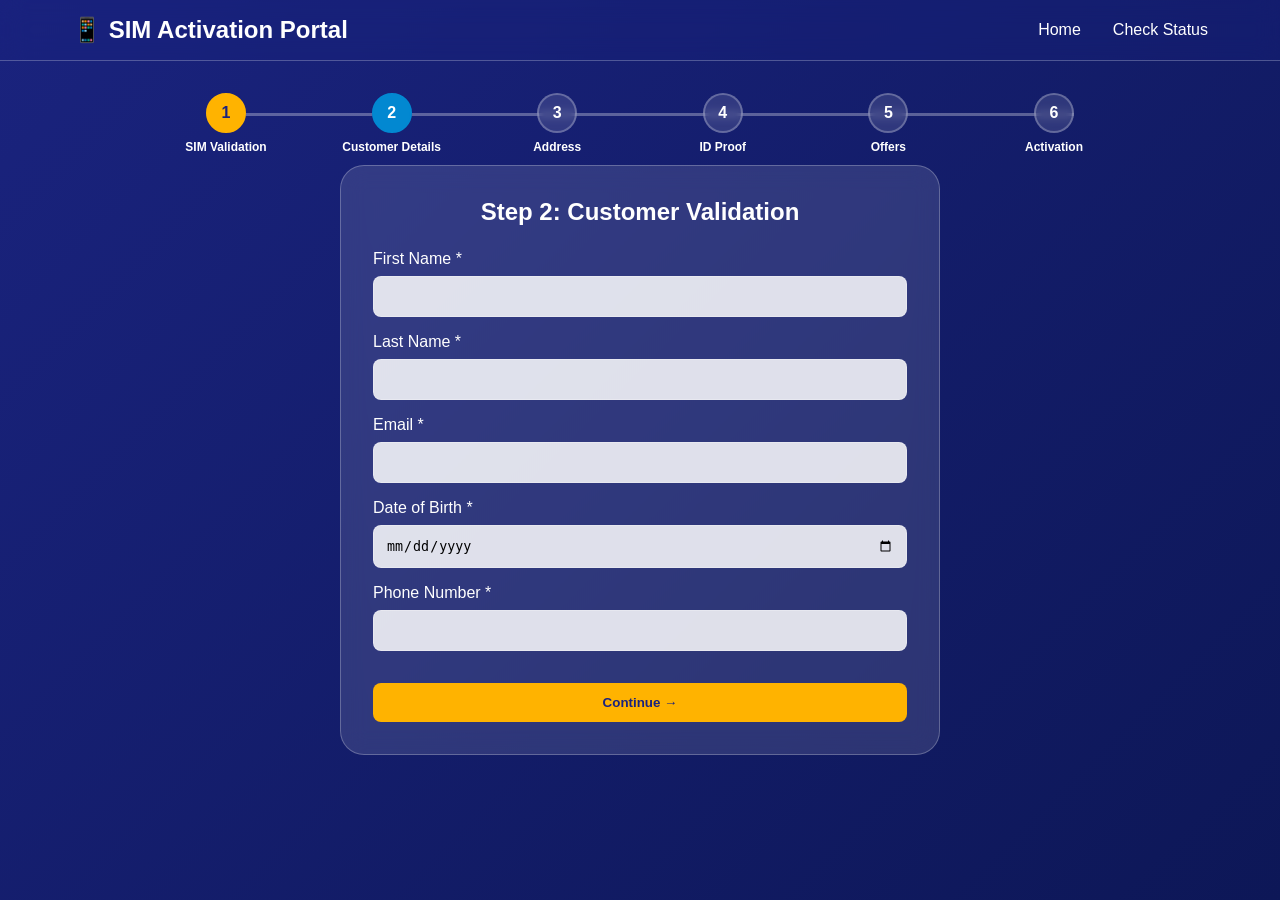
<file: simportal/src/main/resources/static/user/customer-validation.html>
<!doctype html>
<html lang="en">
  <head>
    <meta charset="UTF-8" />
    <meta name="viewport" content="width=device-width, initial-scale=1.0" />
    <title>Customer Validation | Glass Theme</title>
    <style>
      /* Same glass base as previous page – copy the same style block from sim-validation.html */
      * {
        margin: 0;
        padding: 0;
        box-sizing: border-box;
      }
      :root {
        --primary: #1a237e;
        --action: #ffb300;
        --support: #0288d1;
        --glass-card: rgba(255, 255, 255, 0.12);
        --glass-border: rgba(255, 255, 255, 0.25);
        --glass-blur: blur(12px);
        --white: #ffffff;
      }
      body {
        font-family: "Segoe UI", sans-serif;
        background: linear-gradient(135deg, var(--primary) 0%, #0d1757 100%);
        min-height: 100vh;
      }
      .navbar {
        background: rgba(26, 35, 126, 0.3);
        backdrop-filter: blur(12px);
        border-bottom: 1px solid var(--glass-border);
        position: sticky;
        top: 0;
        z-index: 1000;
      }
      .nav-container {
        max-width: 1200px;
        margin: 0 auto;
        padding: 1rem 2rem;
        display: flex;
        justify-content: space-between;
        align-items: center;
      }
      .logo {
        font-size: 1.5rem;
        font-weight: 700;
        color: var(--white);
      }
      .nav-links {
        display: flex;
        gap: 2rem;
      }
      .nav-links a {
        text-decoration: none;
        color: var(--white);
        font-weight: 500;
      }
      .nav-links a:hover {
        color: var(--action);
      }
      .progress-container {
        max-width: 900px;
        margin: 2rem auto;
        padding: 0 1rem;
      }
      .progress-steps {
        display: flex;
        justify-content: space-between;
        position: relative;
        margin-bottom: 2rem;
      }
      .progress-steps::before {
        content: "";
        position: absolute;
        top: 20px;
        left: 0;
        right: 0;
        height: 3px;
        background: rgba(255, 255, 255, 0.3);
        z-index: 1;
      }
      .step {
        position: relative;
        z-index: 2;
        background: var(--glass-card);
        backdrop-filter: blur(4px);
        width: 40px;
        height: 40px;
        border-radius: 50%;
        display: flex;
        align-items: center;
        justify-content: center;
        font-weight: 600;
        border: 2px solid var(--glass-border);
        color: var(--white);
      }
      .step.completed {
        border-color: var(--action);
        background: var(--action);
        color: var(--primary);
      }
      .step.active {
        border-color: var(--support);
        background: var(--support);
        color: white;
      }
      .step-label {
        position: absolute;
        top: 45px;
        font-size: 0.75rem;
        white-space: nowrap;
        color: var(--white);
      }
      .form-container {
        max-width: 600px;
        margin: 2rem auto;
        background: var(--glass-card);
        backdrop-filter: var(--glass-blur);
        border: 1px solid var(--glass-border);
        border-radius: 1.5rem;
        padding: 2rem;
      }
      .form-container h2 {
        color: var(--white);
        text-align: center;
        margin-bottom: 1.5rem;
      }
      .form-group {
        margin-bottom: 1rem;
      }
      .form-group label {
        display: block;
        color: var(--white);
        margin-bottom: 0.5rem;
      }
      .form-group input {
        width: 100%;
        padding: 0.75rem;
        background: rgba(255, 255, 255, 0.85);
        border: 1px solid var(--glass-border);
        border-radius: 8px;
      }
      .btn-next {
        background: var(--action);
        color: var(--primary);
        padding: 0.75rem;
        border: none;
        border-radius: 8px;
        font-weight: 600;
        width: 100%;
        margin-top: 1rem;
        cursor: pointer;
        transition: 0.3s;
      }
      .btn-next:hover {
        background: #ff8f00;
        transform: translateY(-2px);
      }
      @media (max-width: 768px) {
        .nav-container {
          flex-direction: column;
          gap: 1rem;
        }
        .step-label {
          display: none;
        }
        .form-container {
          margin: 1rem;
          padding: 1.5rem;
        }
      }
    </style>
  </head>
  <body>
    <nav class="navbar">
      <div class="nav-container">
        <div class="logo">📱 SIM Activation Portal</div>
        <div class="nav-links">
          <a href="/">Home</a><a href="/user/status.html">Check Status</a>
        </div>
      </div>
    </nav>
    <div class="progress-container">
      <div class="progress-steps">
        <div class="step completed">
          1<span class="step-label">SIM Validation</span>
        </div>
        <div class="step active">
          2<span class="step-label">Customer Details</span>
        </div>
        <div class="step">3<span class="step-label">Address</span></div>
        <div class="step">4<span class="step-label">ID Proof</span></div>
        <div class="step">5<span class="step-label">Offers</span></div>
        <div class="step">6<span class="step-label">Activation</span></div>
      </div>
    </div>
    <div class="form-container">
      <h2>Step 2: Customer Validation</h2>
      <form id="customerForm">
        <div class="form-group">
          <label>First Name *</label
          ><input type="text" id="firstName" required />
        </div>
        <div class="form-group">
          <label>Last Name *</label><input type="text" id="lastName" required />
        </div>
        <div class="form-group">
          <label>Email *</label><input type="email" id="email" required />
        </div>
        <div class="form-group">
          <label>Date of Birth *</label><input type="date" id="dob" required />
        </div>
        <div class="form-group">
          <label>Phone Number *</label
          ><input type="tel" id="phone" required pattern="[0-9]{10}" />
        </div>
        <button type="submit" class="btn-next">Continue →</button>
      </form>
    </div>
    <script>
      const API_BASE_URL = "http://localhost:8080/api";
      function getSession(key) {
        const val = sessionStorage.getItem(key);
        return val ? JSON.parse(val) : null;
      }
      function setSession(key, val) {
        sessionStorage.setItem(key, JSON.stringify(val));
      }
      const saved = getSession("customerData");
      if (saved) {
        document.getElementById("firstName").value = saved.firstName || "";
        document.getElementById("lastName").value = saved.lastName || "";
        document.getElementById("email").value = saved.email || "";
        document.getElementById("dob").value = saved.dob || "";
        document.getElementById("phone").value = saved.phone || "";
      }
      document
        .getElementById("customerForm")
        .addEventListener("submit", async (e) => {
          e.preventDefault();
          const data = {
            firstName: document.getElementById("firstName").value,
            lastName: document.getElementById("lastName").value,
            email: document.getElementById("email").value,
            dob: document.getElementById("dob").value,
            phone: document.getElementById("phone").value,
          };
          try {
            const res = await fetch(`${API_BASE_URL}/customer/validate`, {
              method: "POST",
              headers: { "Content-Type": "application/json" },
              body: JSON.stringify(data),
            });
            const result = await res.json();
            if (result.valid) {
              setSession("customerData", data);
              window.location.href = "/user/address.html";
            } else alert("Please fill all fields correctly.");
          } catch (err) {
            alert("Error validating customer");
          }
        });
    </script>
  </body>
</html>
</file>
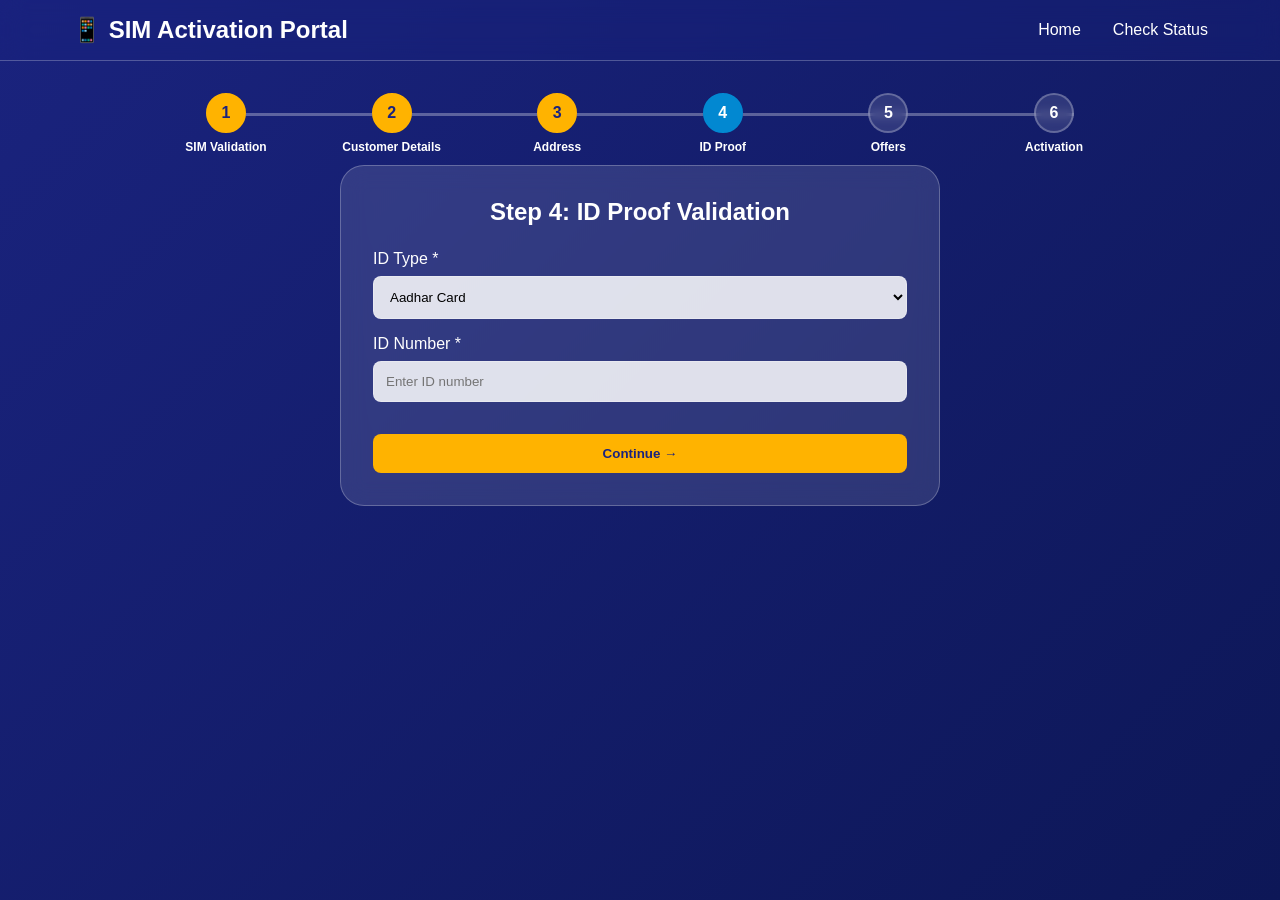
<file: simportal/src/main/resources/static/user/id-proof.html>
<!doctype html>
<html lang="en">
  <head>
    <meta charset="UTF-8" />
    <meta name="viewport" content="width=device-width, initial-scale=1.0" />
    <title>ID Proof Validation | Glass Theme</title>
    <style>
      /* Same glass CSS as address.html – copy the whole style block from above */
      * {
        margin: 0;
        padding: 0;
        box-sizing: border-box;
      }
      :root {
        --primary: #1a237e;
        --action: #ffb300;
        --support: #0288d1;
        --glass-card: rgba(255, 255, 255, 0.12);
        --glass-border: rgba(255, 255, 255, 0.25);
        --glass-blur: blur(12px);
        --white: #fff;
      }
      body {
        font-family: "Segoe UI", sans-serif;
        background: linear-gradient(135deg, var(--primary) 0%, #0d1757 100%);
        min-height: 100vh;
      }
      .navbar {
        background: rgba(26, 35, 126, 0.3);
        backdrop-filter: var(--glass-blur);
        border-bottom: 1px solid var(--glass-border);
        position: sticky;
        top: 0;
        z-index: 1000;
      }
      .nav-container {
        max-width: 1200px;
        margin: 0 auto;
        padding: 1rem 2rem;
        display: flex;
        justify-content: space-between;
        align-items: center;
      }
      .logo {
        font-size: 1.5rem;
        font-weight: 700;
        color: var(--white);
      }
      .nav-links {
        display: flex;
        gap: 2rem;
      }
      .nav-links a {
        text-decoration: none;
        color: var(--white);
        font-weight: 500;
      }
      .nav-links a:hover {
        color: var(--action);
      }
      .progress-container {
        max-width: 900px;
        margin: 2rem auto;
        padding: 0 1rem;
      }
      .progress-steps {
        display: flex;
        justify-content: space-between;
        position: relative;
        margin-bottom: 2rem;
      }
      .progress-steps::before {
        content: "";
        position: absolute;
        top: 20px;
        left: 0;
        right: 0;
        height: 3px;
        background: rgba(255, 255, 255, 0.3);
        z-index: 1;
      }
      .step {
        position: relative;
        z-index: 2;
        background: var(--glass-card);
        backdrop-filter: blur(4px);
        width: 40px;
        height: 40px;
        border-radius: 50%;
        display: flex;
        align-items: center;
        justify-content: center;
        font-weight: 600;
        border: 2px solid var(--glass-border);
        color: var(--white);
      }
      .step.completed {
        border-color: var(--action);
        background: var(--action);
        color: var(--primary);
      }
      .step.active {
        border-color: var(--support);
        background: var(--support);
        color: white;
      }
      .step-label {
        position: absolute;
        top: 45px;
        font-size: 0.75rem;
        white-space: nowrap;
        color: var(--white);
      }
      .form-container {
        max-width: 600px;
        margin: 2rem auto;
        background: var(--glass-card);
        backdrop-filter: var(--glass-blur);
        border: 1px solid var(--glass-border);
        border-radius: 1.5rem;
        padding: 2rem;
      }
      .form-container h2 {
        color: var(--white);
        text-align: center;
        margin-bottom: 1.5rem;
      }
      .form-group {
        margin-bottom: 1rem;
      }
      .form-group label {
        display: block;
        color: var(--white);
        margin-bottom: 0.5rem;
      }
      .form-group input,
      .form-group select {
        width: 100%;
        padding: 0.75rem;
        background: rgba(255, 255, 255, 0.85);
        border: 1px solid var(--glass-border);
        border-radius: 8px;
      }
      .btn-next {
        background: var(--action);
        color: var(--primary);
        padding: 0.75rem;
        border: none;
        border-radius: 8px;
        font-weight: 600;
        width: 100%;
        margin-top: 1rem;
        cursor: pointer;
        transition: 0.3s;
      }
      .btn-next:hover {
        background: #ff8f00;
        transform: translateY(-2px);
      }
      @media (max-width: 768px) {
        .nav-container {
          flex-direction: column;
          gap: 1rem;
        }
        .step-label {
          display: none;
        }
        .form-container {
          margin: 1rem;
          padding: 1.5rem;
        }
      }
    </style>
  </head>
  <body>
    <nav class="navbar">
      <div class="nav-container">
        <div class="logo">📱 SIM Activation Portal</div>
        <div class="nav-links">
          <a href="/">Home</a><a href="/user/status.html">Check Status</a>
        </div>
      </div>
    </nav>
    <div class="progress-container">
      <div class="progress-steps">
        <div class="step completed">
          1<span class="step-label">SIM Validation</span>
        </div>
        <div class="step completed">
          2<span class="step-label">Customer Details</span>
        </div>
        <div class="step completed">
          3<span class="step-label">Address</span>
        </div>
        <div class="step active">4<span class="step-label">ID Proof</span></div>
        <div class="step">5<span class="step-label">Offers</span></div>
        <div class="step">6<span class="step-label">Activation</span></div>
      </div>
    </div>
    <div class="form-container">
      <h2>Step 4: ID Proof Validation</h2>
      <form id="idProofForm">
        <div class="form-group">
          <label>ID Type *</label
          ><select id="idType" required>
            <option value="AADHAR">Aadhar Card</option>
            <option value="PAN">PAN Card</option>
            <option value="PASSPORT">Passport</option>
            <option value="VOTER_ID">Voter ID</option>
            <option value="DRIVING_LICENSE">Driving License</option>
          </select>
        </div>
        <div class="form-group">
          <label>ID Number *</label
          ><input
            type="text"
            id="idNumber"
            required
            placeholder="Enter ID number"
          />
        </div>
        <button type="submit" class="btn-next">Continue →</button>
      </form>
    </div>
    <script>
      function getSession(key) {
        let v = sessionStorage.getItem(key);
        return v ? JSON.parse(v) : null;
      }
      function setSession(key, val) {
        sessionStorage.setItem(key, JSON.stringify(val));
      }
      let saved = getSession("idProofData");
      if (saved) {
        document.getElementById("idType").value = saved.idType || "AADHAR";
        document.getElementById("idNumber").value = saved.idNumber || "";
      }
      document.getElementById("idProofForm").addEventListener("submit", (e) => {
        e.preventDefault();
        let data = {
          idType: document.getElementById("idType").value,
          idNumber: document.getElementById("idNumber").value,
        };
        setSession("idProofData", data);
        window.location.href = "/user/offers.html";
      });
    </script>
  </body>
</html>
</file>
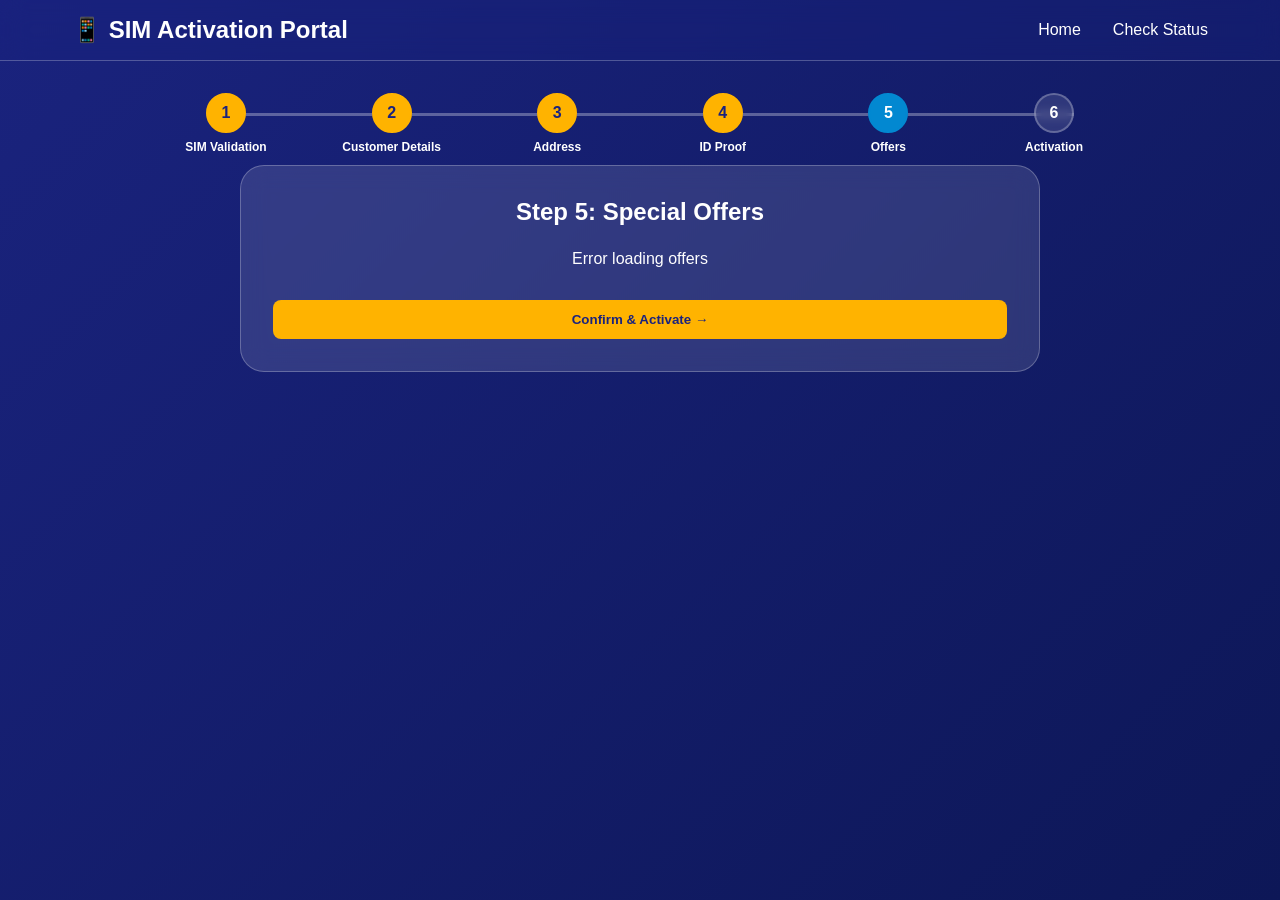
<file: simportal/src/main/resources/static/user/offers.html>
<!doctype html>
<html lang="en">
  <head>
    <meta charset="UTF-8" />
    <meta name="viewport" content="width=device-width, initial-scale=1.0" />
    <title>Special Offers | Glass Theme</title>
    <style>
      * {
        margin: 0;
        padding: 0;
        box-sizing: border-box;
      }
      :root {
        --primary: #1a237e;
        --action: #ffb300;
        --support: #0288d1;
        --glass-card: rgba(255, 255, 255, 0.12);
        --glass-border: rgba(255, 255, 255, 0.25);
        --glass-blur: blur(12px);
        --white: #fff;
      }
      body {
        font-family: "Segoe UI", sans-serif;
        background: linear-gradient(135deg, var(--primary) 0%, #0d1757 100%);
        min-height: 100vh;
      }
      .navbar {
        background: rgba(26, 35, 126, 0.3);
        backdrop-filter: var(--glass-blur);
        border-bottom: 1px solid var(--glass-border);
        position: sticky;
        top: 0;
        z-index: 1000;
      }
      .nav-container {
        max-width: 1200px;
        margin: 0 auto;
        padding: 1rem 2rem;
        display: flex;
        justify-content: space-between;
        align-items: center;
      }
      .logo {
        font-size: 1.5rem;
        font-weight: 700;
        color: var(--white);
      }
      .nav-links {
        display: flex;
        gap: 2rem;
      }
      .nav-links a {
        text-decoration: none;
        color: var(--white);
        font-weight: 500;
      }
      .nav-links a:hover {
        color: var(--action);
      }
      .progress-container {
        max-width: 900px;
        margin: 2rem auto;
        padding: 0 1rem;
      }
      .progress-steps {
        display: flex;
        justify-content: space-between;
        position: relative;
        margin-bottom: 2rem;
      }
      .progress-steps::before {
        content: "";
        position: absolute;
        top: 20px;
        left: 0;
        right: 0;
        height: 3px;
        background: rgba(255, 255, 255, 0.3);
        z-index: 1;
      }
      .step {
        position: relative;
        z-index: 2;
        background: var(--glass-card);
        backdrop-filter: blur(4px);
        width: 40px;
        height: 40px;
        border-radius: 50%;
        display: flex;
        align-items: center;
        justify-content: center;
        font-weight: 600;
        border: 2px solid var(--glass-border);
        color: var(--white);
      }
      .step.completed {
        border-color: var(--action);
        background: var(--action);
        color: var(--primary);
      }
      .step.active {
        border-color: var(--support);
        background: var(--support);
        color: white;
      }
      .step-label {
        position: absolute;
        top: 45px;
        font-size: 0.75rem;
        white-space: nowrap;
        color: var(--white);
      }
      .form-container {
        max-width: 800px;
        margin: 2rem auto;
        background: var(--glass-card);
        backdrop-filter: var(--glass-blur);
        border: 1px solid var(--glass-border);
        border-radius: 1.5rem;
        padding: 2rem;
      }
      .form-container h2 {
        color: var(--white);
        text-align: center;
        margin-bottom: 1.5rem;
      }
      .offers-grid {
        display: grid;
        grid-template-columns: repeat(auto-fit, minmax(280px, 1fr));
        gap: 1.5rem;
        margin-bottom: 2rem;
      }
      .offer-card {
        background: rgba(255, 255, 255, 0.1);
        backdrop-filter: blur(4px);
        border: 1px solid var(--glass-border);
        border-radius: 1rem;
        padding: 1.5rem;
        cursor: pointer;
        transition: 0.3s;
      }
      .offer-card:hover {
        transform: translateY(-5px);
        background: rgba(255, 255, 255, 0.2);
      }
      .offer-card.selected {
        border-color: var(--support);
        background: rgba(2, 136, 209, 0.2);
      }
      .offer-name {
        font-size: 1.2rem;
        font-weight: 700;
        color: var(--white);
      }
      .offer-price {
        font-size: 1.5rem;
        font-weight: 700;
        color: var(--action);
        margin: 0.5rem 0;
      }
      .offer-data,
      .offer-validity {
        color: rgba(255, 255, 255, 0.9);
      }
      .btn-submit {
        background: var(--action);
        color: var(--primary);
        padding: 0.75rem;
        border: none;
        border-radius: 8px;
        font-weight: 600;
        width: 100%;
        cursor: pointer;
        transition: 0.3s;
      }
      .btn-submit:hover {
        background: #ff8f00;
        transform: translateY(-2px);
      }
      @media (max-width: 768px) {
        .nav-container {
          flex-direction: column;
          gap: 1rem;
        }
        .step-label {
          display: none;
        }
        .form-container {
          margin: 1rem;
          padding: 1.5rem;
        }
      }
    </style>
  </head>
  <body>
    <nav class="navbar">
      <div class="nav-container">
        <div class="logo">📱 SIM Activation Portal</div>
        <div class="nav-links">
          <a href="/">Home</a><a href="/user/status.html">Check Status</a>
        </div>
      </div>
    </nav>
    <div class="progress-container">
      <div class="progress-steps">
        <div class="step completed">
          1<span class="step-label">SIM Validation</span>
        </div>
        <div class="step completed">
          2<span class="step-label">Customer Details</span>
        </div>
        <div class="step completed">
          3<span class="step-label">Address</span>
        </div>
        <div class="step completed">
          4<span class="step-label">ID Proof</span>
        </div>
        <div class="step active">5<span class="step-label">Offers</span></div>
        <div class="step">6<span class="step-label">Activation</span></div>
      </div>
    </div>
    <div class="form-container">
      <h2>Step 5: Special Offers</h2>
      <div id="offersContainer" class="offers-grid">Loading offers...</div>
      <button id="confirmBtn" class="btn-submit">Confirm & Activate →</button>
    </div>
    <script>
      const API_BASE_URL = "http://localhost:8080/api";
      let selectedOfferId = null;
      function getSession(key) {
        let v = sessionStorage.getItem(key);
        return v ? JSON.parse(v) : null;
      }
      function setSession(key, val) {
        sessionStorage.setItem(key, JSON.stringify(val));
      }
      async function loadOffers() {
        try {
          let res = await fetch(`${API_BASE_URL}/offers`);
          let offers = await res.json();
          let container = document.getElementById("offersContainer");
          if (offers.length === 0) {
            container.innerHTML =
              '<p style="color:white;text-align:center">No offers</p>';
            return;
          }
          container.innerHTML = offers
            .map(
              (o) =>
                `<div class="offer-card" data-offer-id="${o.id}" onclick="selectOffer(${o.id})"><div class="offer-name">${o.name}</div><div class="offer-price">₹${o.price}</div><div class="offer-data">📶 ${o.dataAmount || "Unlimited"}</div><div class="offer-validity">⏱️ ${o.validityDays} days</div><div class="offer-description">${o.description || ""}</div></div>`,
            )
            .join("");
          let saved = getSession("selectedOffer");
          if (saved && saved.offerId) selectOffer(saved.offerId);
        } catch (e) {
          document.getElementById("offersContainer").innerHTML =
            '<p style="color:white;text-align:center">Error loading offers</p>';
        }
      }
      function selectOffer(id) {
        selectedOfferId = id;
        document.querySelectorAll(".offer-card").forEach((card) => {
          if (parseInt(card.dataset.offerId) === id)
            card.classList.add("selected");
          else card.classList.remove("selected");
        });
      }
      document
        .getElementById("confirmBtn")
        .addEventListener("click", async () => {
          if (!selectedOfferId) {
            alert("Please select an offer");
            return;
          }
          setSession("selectedOffer", { offerId: selectedOfferId });
          let sim = getSession("simData"),
            cust = getSession("customerData"),
            addr = getSession("addressData"),
            idp = getSession("idProofData"),
            off = getSession("selectedOffer");
          let payload = {
            simNumber: sim?.simNumber,
            iccid: sim?.iccid,
            firstName: cust?.firstName,
            lastName: cust?.lastName,
            email: cust?.email,
            phone: cust?.phone,
            dob: cust?.dob,
            street: addr?.street,
            city: addr?.city,
            state: addr?.state,
            pincode: addr?.pincode,
            landmark: addr?.landmark,
            idType: idp?.idType,
            idNumber: idp?.idNumber,
            offerId: off?.offerId,
          };
          try {
            let res = await fetch(`${API_BASE_URL}/customer/save`, {
              method: "POST",
              headers: { "Content-Type": "application/json" },
              body: JSON.stringify(payload),
            });
            let data = await res.json();
            if (data.success)
              window.location.href = "/user/activation-success.html";
            else alert("Activation failed");
          } catch (e) {
            alert("Error during activation");
          }
        });
      loadOffers();
    </script>
  </body>
</html>
</file>
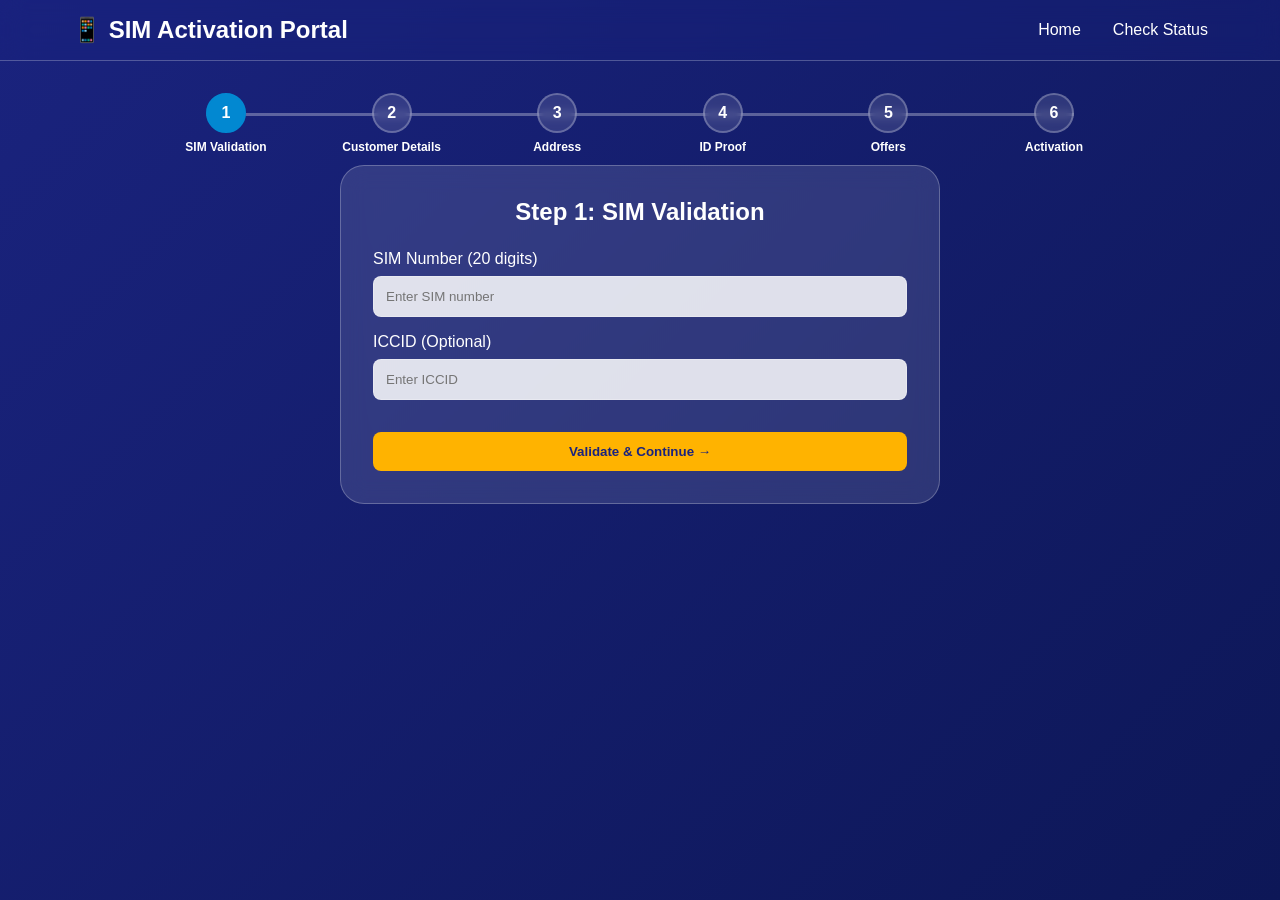
<file: simportal/src/main/resources/static/user/sim-validation.html>
<!doctype html>
<html lang="en">
  <head>
    <meta charset="UTF-8" />
    <meta name="viewport" content="width=device-width, initial-scale=1.0" />
    <title>SIM Validation | Glass Theme</title>
    <style>
      * {
        margin: 0;
        padding: 0;
        box-sizing: border-box;
      }
      :root {
        --primary: #1a237e;
        --action: #ffb300;
        --support: #0288d1;
        --glass-bg: rgba(26, 35, 126, 0.3);
        --glass-card: rgba(255, 255, 255, 0.12);
        --glass-border: rgba(255, 255, 255, 0.25);
        --glass-blur: blur(12px);
        --white: #ffffff;
      }
      body {
        font-family: "Segoe UI", sans-serif;
        background: linear-gradient(135deg, var(--primary) 0%, #0d1757 100%);
        min-height: 100vh;
      }
      .navbar {
        background: var(--glass-bg);
        backdrop-filter: var(--glass-blur);
        border-bottom: 1px solid var(--glass-border);
        position: sticky;
        top: 0;
        z-index: 1000;
      }
      .nav-container {
        max-width: 1200px;
        margin: 0 auto;
        padding: 1rem 2rem;
        display: flex;
        justify-content: space-between;
        align-items: center;
      }
      .logo {
        font-size: 1.5rem;
        font-weight: 700;
        color: var(--white);
      }
      .nav-links {
        display: flex;
        gap: 2rem;
      }
      .nav-links a {
        text-decoration: none;
        color: var(--white);
        font-weight: 500;
      }
      .nav-links a:hover {
        color: var(--action);
      }
      .progress-container {
        max-width: 900px;
        margin: 2rem auto;
        padding: 0 1rem;
      }
      .progress-steps {
        display: flex;
        justify-content: space-between;
        position: relative;
        margin-bottom: 2rem;
      }
      .progress-steps::before {
        content: "";
        position: absolute;
        top: 20px;
        left: 0;
        right: 0;
        height: 3px;
        background: rgba(255, 255, 255, 0.3);
        z-index: 1;
      }
      .step {
        position: relative;
        z-index: 2;
        background: var(--glass-card);
        backdrop-filter: blur(4px);
        width: 40px;
        height: 40px;
        border-radius: 50%;
        display: flex;
        align-items: center;
        justify-content: center;
        font-weight: 600;
        border: 2px solid var(--glass-border);
        color: var(--white);
      }
      .step.active {
        border-color: var(--support);
        background: var(--support);
        color: white;
      }
      .step-label {
        position: absolute;
        top: 45px;
        font-size: 0.75rem;
        white-space: nowrap;
        color: var(--white);
      }
      .form-container {
        max-width: 600px;
        margin: 2rem auto;
        background: var(--glass-card);
        backdrop-filter: var(--glass-blur);
        border: 1px solid var(--glass-border);
        border-radius: 1.5rem;
        padding: 2rem;
      }
      .form-container h2 {
        color: var(--white);
        text-align: center;
        margin-bottom: 1.5rem;
      }
      .form-group {
        margin-bottom: 1rem;
      }
      .form-group label {
        display: block;
        color: var(--white);
        margin-bottom: 0.5rem;
      }
      .form-group input {
        width: 100%;
        padding: 0.75rem;
        background: rgba(255, 255, 255, 0.85);
        border: 1px solid var(--glass-border);
        border-radius: 8px;
      }
      .btn-next {
        background: var(--action);
        color: var(--primary);
        padding: 0.75rem;
        border: none;
        border-radius: 8px;
        font-weight: 600;
        width: 100%;
        margin-top: 1rem;
        cursor: pointer;
        transition: 0.3s;
      }
      .btn-next:hover {
        background: #ff8f00;
        transform: translateY(-2px);
      }
      @media (max-width: 768px) {
        .nav-container {
          flex-direction: column;
          gap: 1rem;
        }
        .step-label {
          display: none;
        }
        .form-container {
          margin: 1rem;
          padding: 1.5rem;
        }
      }
    </style>
  </head>
  <body>
    <nav class="navbar">
      <div class="nav-container">
        <div class="logo">📱 SIM Activation Portal</div>
        <div class="nav-links">
          <a href="/">Home</a>
          <a href="/user/status.html">Check Status</a>
        </div>
      </div>
    </nav>

    <div class="progress-container">
      <div class="progress-steps">
        <div class="step active">
          1<span class="step-label">SIM Validation</span>
        </div>
        <div class="step">
          2<span class="step-label">Customer Details</span>
        </div>
        <div class="step">3<span class="step-label">Address</span></div>
        <div class="step">4<span class="step-label">ID Proof</span></div>
        <div class="step">5<span class="step-label">Offers</span></div>
        <div class="step">6<span class="step-label">Activation</span></div>
      </div>
    </div>

    <div class="form-container">
      <h2>Step 1: SIM Validation</h2>
      <form id="simForm">
        <div class="form-group">
          <label>SIM Number (20 digits)</label>
          <input
            type="text"
            id="simNumber"
            required
            maxlength="20"
            placeholder="Enter SIM number"
          />
        </div>
        <div class="form-group">
          <label>ICCID (Optional)</label>
          <input type="text" id="iccid" placeholder="Enter ICCID" />
        </div>
        <button type="submit" class="btn-next">Validate & Continue →</button>
      </form>
    </div>

    <script>
      const API_BASE_URL = "http://localhost:8080/api";
      function saveToSession(key, value) {
        sessionStorage.setItem(key, JSON.stringify(value));
      }
      document
        .getElementById("simForm")
        .addEventListener("submit", async (e) => {
          e.preventDefault();
          const simNumber = document.getElementById("simNumber").value;
          const iccid = document.getElementById("iccid").value;
          try {
            const res = await fetch(`${API_BASE_URL}/customer/validate`, {
              method: "POST",
              headers: { "Content-Type": "application/json" },
              body: JSON.stringify({ simNumber }),
            });
            const data = await res.json();
            if (data.valid) {
              saveToSession("simData", { simNumber, iccid, validated: true });
              window.location.href = "/user/customer-validation.html";
            } else {
              alert(data.message || "Invalid SIM number");
            }
          } catch (error) {
            alert("Error validating SIM");
          }
        });
    </script>
  </body>
</html>
</file>
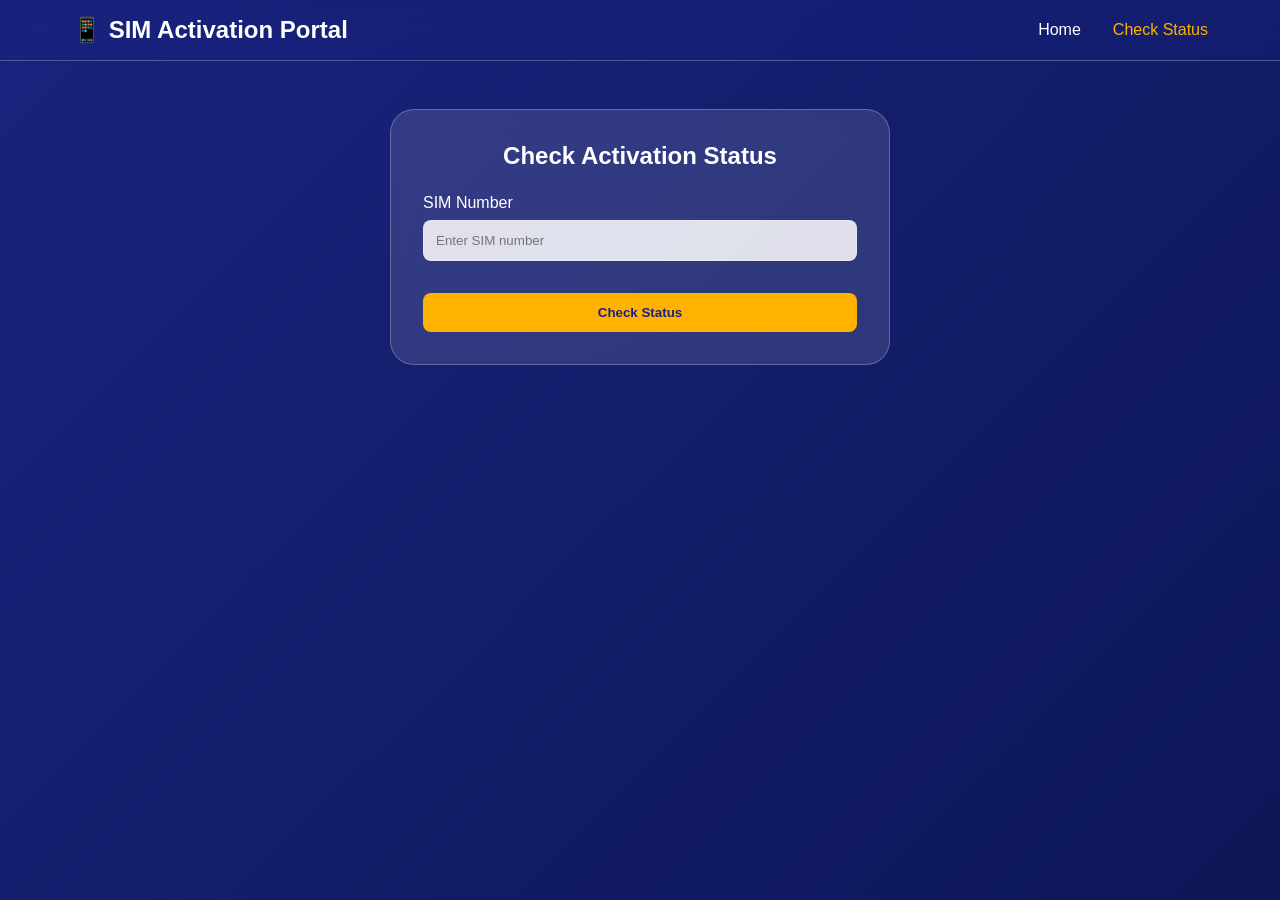
<file: simportal/src/main/resources/static/user/status.html>
<!doctype html>
<html lang="en">
  <head>
    <meta charset="UTF-8" />
    <meta name="viewport" content="width=device-width, initial-scale=1.0" />
    <title>Check Status | Glass Theme</title>
    <style>
      * {
        margin: 0;
        padding: 0;
        box-sizing: border-box;
      }
      :root {
        --primary: #1a237e;
        --action: #ffb300;
        --support: #0288d1;
        --glass-card: rgba(255, 255, 255, 0.12);
        --glass-border: rgba(255, 255, 255, 0.25);
        --glass-blur: blur(12px);
        --white: #fff;
      }
      body {
        font-family: "Segoe UI", sans-serif;
        background: linear-gradient(135deg, var(--primary) 0%, #0d1757 100%);
        min-height: 100vh;
      }
      .navbar {
        background: rgba(26, 35, 126, 0.3);
        backdrop-filter: var(--glass-blur);
        border-bottom: 1px solid var(--glass-border);
        position: sticky;
        top: 0;
        z-index: 1000;
      }
      .nav-container {
        max-width: 1200px;
        margin: 0 auto;
        padding: 1rem 2rem;
        display: flex;
        justify-content: space-between;
        align-items: center;
      }
      .logo {
        font-size: 1.5rem;
        font-weight: 700;
        color: var(--white);
      }
      .nav-links {
        display: flex;
        gap: 2rem;
      }
      .nav-links a {
        text-decoration: none;
        color: var(--white);
        font-weight: 500;
      }
      .nav-links a:hover,
      .nav-links a.active {
        color: var(--action);
      }
      .form-container {
        max-width: 500px;
        margin: 3rem auto;
        background: var(--glass-card);
        backdrop-filter: var(--glass-blur);
        border: 1px solid var(--glass-border);
        border-radius: 1.5rem;
        padding: 2rem;
      }
      .form-container h2 {
        color: var(--white);
        text-align: center;
        margin-bottom: 1.5rem;
      }
      .form-group {
        margin-bottom: 1rem;
      }
      .form-group label {
        display: block;
        color: var(--white);
        margin-bottom: 0.5rem;
      }
      .form-group input {
        width: 100%;
        padding: 0.75rem;
        background: rgba(255, 255, 255, 0.85);
        border: 1px solid var(--glass-border);
        border-radius: 8px;
      }
      .btn-check {
        background: var(--action);
        color: var(--primary);
        padding: 0.75rem;
        border: none;
        border-radius: 8px;
        font-weight: 600;
        width: 100%;
        margin-top: 1rem;
        cursor: pointer;
        transition: 0.3s;
      }
      .btn-check:hover {
        background: #ff8f00;
        transform: translateY(-2px);
      }
      .status-result {
        margin-top: 2rem;
        padding: 1rem;
        background: rgba(255, 255, 255, 0.1);
        border-radius: 1rem;
        display: none;
        text-align: center;
      }
      .status-badge {
        display: inline-block;
        padding: 0.25rem 0.75rem;
        border-radius: 20px;
        font-weight: 600;
      }
      .status-badge.activated {
        background: #4caf50;
        color: white;
      }
      .status-badge.verified {
        background: #0288d1;
        color: white;
      }
      .status-badge.pending {
        background: #ff9800;
        color: white;
      }
      .status-badge.not_found {
        background: #f44336;
        color: white;
      }
      @media (max-width: 768px) {
        .nav-container {
          flex-direction: column;
          gap: 1rem;
        }
        .form-container {
          margin: 1rem;
          padding: 1.5rem;
        }
      }
    </style>
  </head>
  <body>
    <nav class="navbar">
      <div class="nav-container">
        <div class="logo">📱 SIM Activation Portal</div>
        <div class="nav-links">
          <a href="/">Home</a
          ><a href="/user/status.html" class="active">Check Status</a>
        </div>
      </div>
    </nav>
    <div class="form-container">
      <h2>Check Activation Status</h2>
      <form id="statusForm">
        <div class="form-group">
          <label>SIM Number</label
          ><input
            type="text"
            id="simNumber"
            required
            placeholder="Enter SIM number"
          />
        </div>
        <button type="submit" class="btn-check">Check Status</button>
      </form>
      <div id="statusResult" class="status-result"></div>
    </div>
    <script>
      const API_BASE_URL = "http://localhost:8080/api";
      document
        .getElementById("statusForm")
        .addEventListener("submit", async (e) => {
          e.preventDefault();
          let sim = document.getElementById("simNumber").value;
          let resDiv = document.getElementById("statusResult");
          try {
            let resp = await fetch(`${API_BASE_URL}/customer/status/${sim}`);
            let data = await resp.json();
            resDiv.style.display = "block";
            let html = "";
            switch (data.status) {
              case "ACTIVATED":
                html = `<div><span style="font-size:3rem;">✅</span><h3 style="color:#4caf50">SIM ACTIVATED!</h3><p>Mobile: ${data.mobileNumber || "Assigned"}</p></div>`;
                break;
              case "VERIFIED":
                html = `<div><span style="font-size:3rem;">⏳</span><h3 style="color:#0288d1">Verification Complete</h3><p>Activation in progress</p></div>`;
                break;
              case "PENDING":
                html = `<div><span style="font-size:3rem;">📝</span><h3 style="color:#ff9800">Application Pending</h3><p>Being processed</p></div>`;
                break;
              default:
                html = `<div><span style="font-size:3rem;">❌</span><h3 style="color:#f44336">Not Found</h3><p>No activation for this SIM</p><a href="/user/sim-validation.html" style="color:var(--action)">Start Activation →</a></div>`;
            }
            resDiv.innerHTML = html;
          } catch (e) {
            resDiv.style.display = "block";
            resDiv.innerHTML = "<p>Error checking status</p>";
          }
        });
    </script>
  </body>
</html>
</file>
